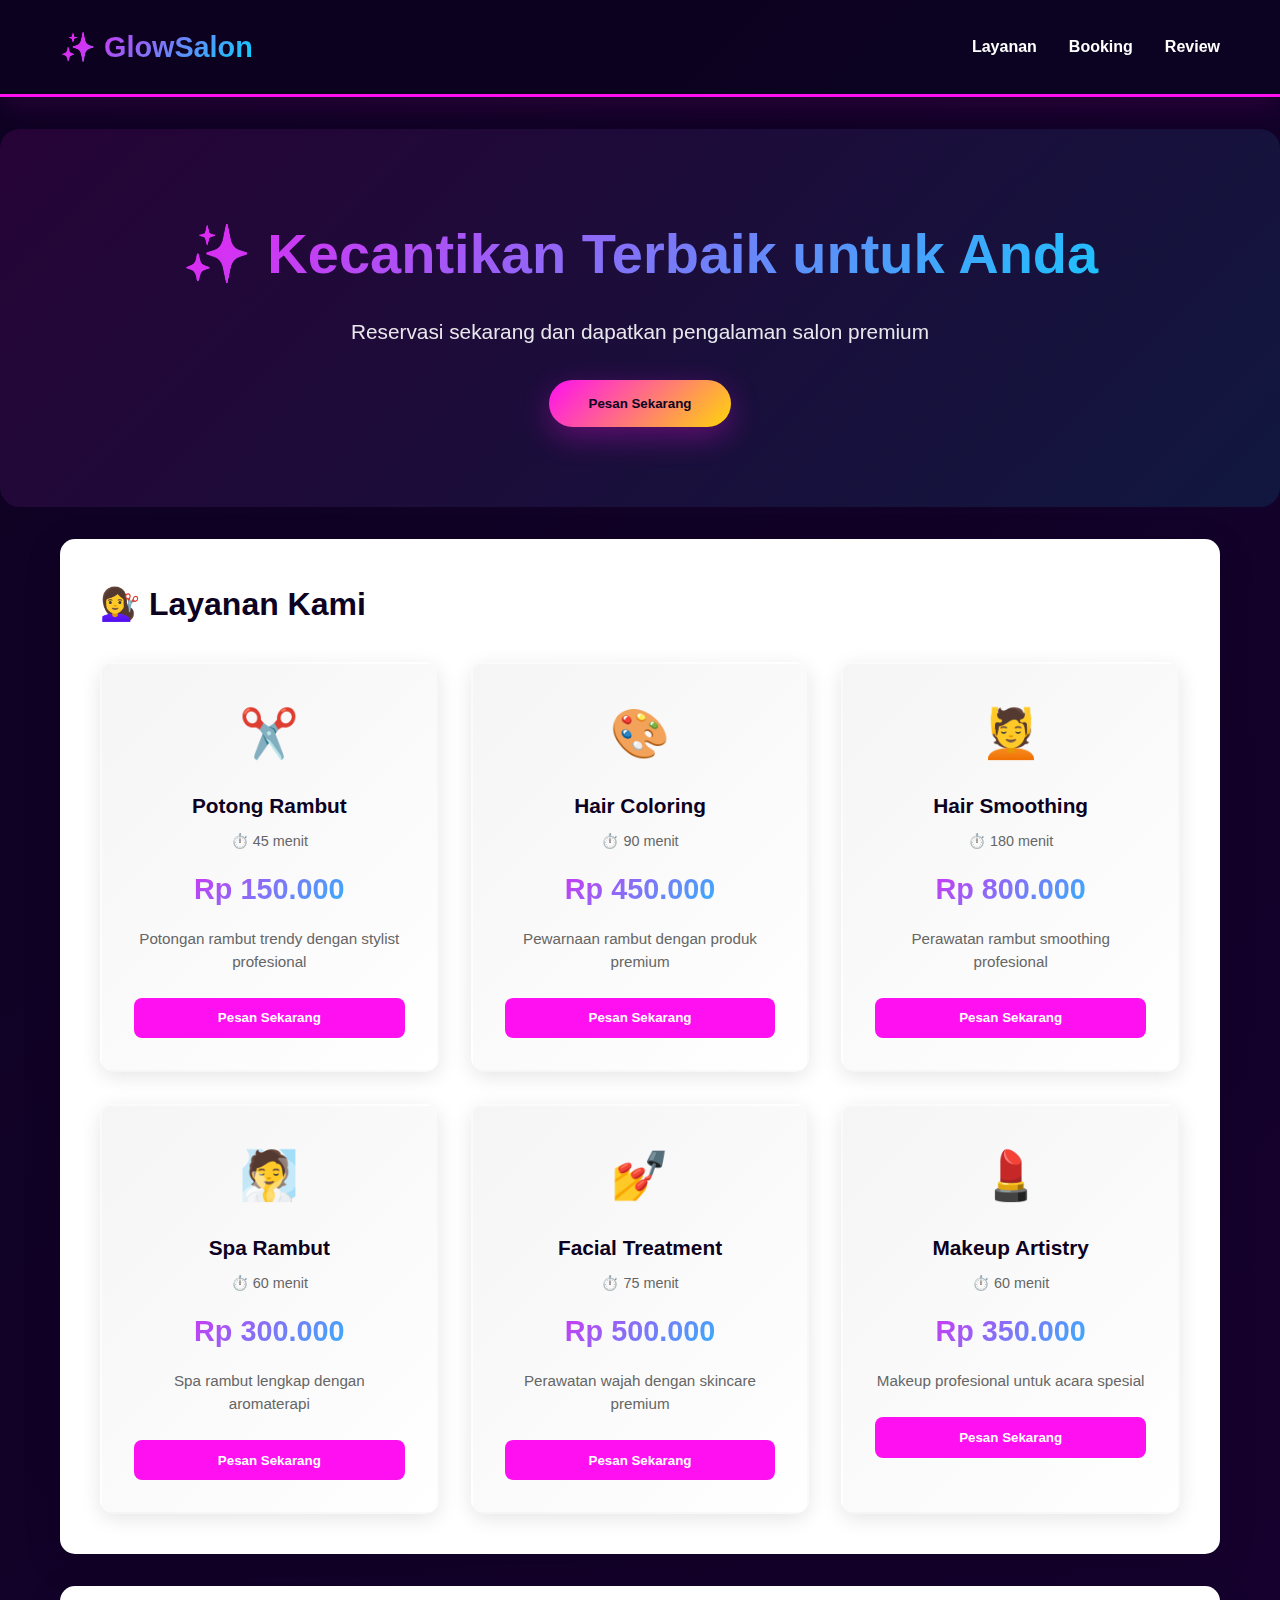
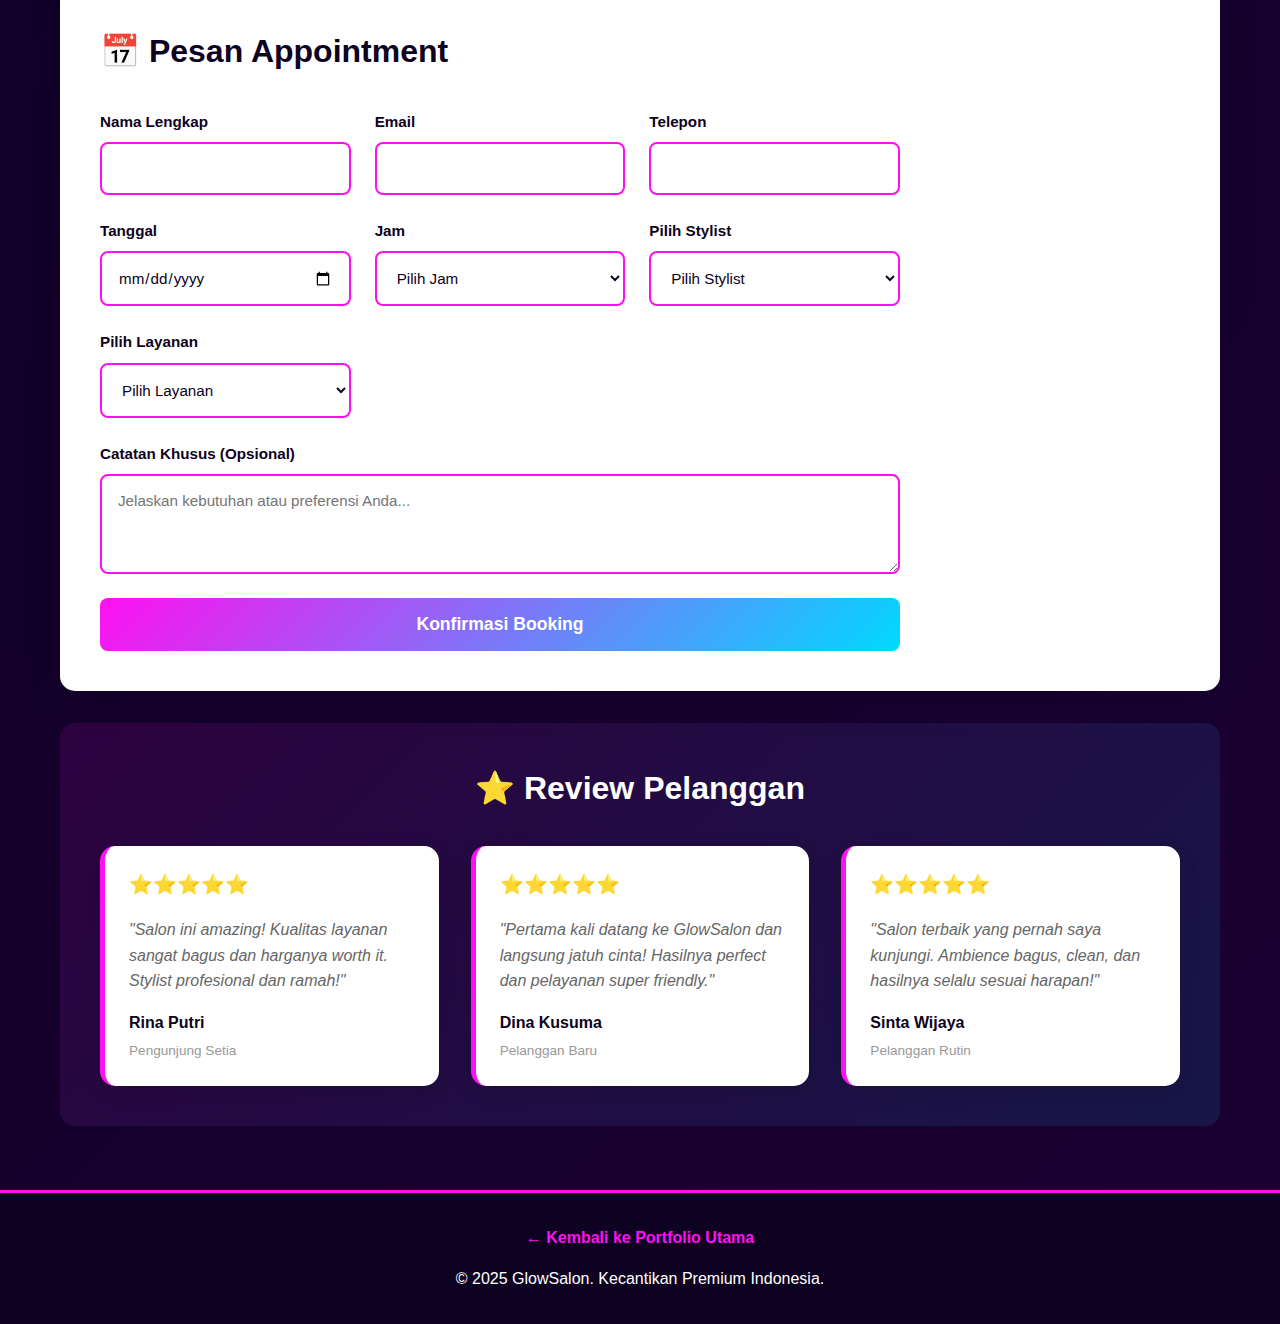
<file: projects/appointment-booking/index.html>
<!DOCTYPE html>
<html lang="id">
<head>
    <meta charset="UTF-8">
    <meta name="viewport" content="width=device-width, initial-scale=1.0">
    <meta name="description" content="GlowSalon - Platform Booking Salon Online">
    <title>GlowSalon - Appointment Booking</title>
    <style>
        * {
            margin: 0;
            padding: 0;
            box-sizing: border-box;
        }

        :root {
            --primary: #FF10F0;
            --secondary: #00D9FF;
            --accent: #FFD60A;
            --success: #52B788;
            --dark: #0d0221;
            --light: #f5f5f5;
        }

        body {
            font-family: 'Poppins', sans-serif;
            background: linear-gradient(135deg, var(--dark) 0%, #1a0033 100%);
            color: #333;
            line-height: 1.6;
        }

        .container {
            max-width: 1200px;
            margin: 0 auto;
            padding: 0 20px;
        }

        /* HEADER */
        header {
            background: rgba(13, 2, 33, 0.95);
            padding: 1.5rem 0;
            position: sticky;
            top: 0;
            z-index: 1000;
            box-shadow: 0 10px 30px rgba(255, 16, 240, 0.1);
            border-bottom: 3px solid var(--primary);
        }

        header .container {
            display: flex;
            justify-content: space-between;
            align-items: center;
        }

        .logo {
            font-size: 1.8rem;
            font-weight: 800;
            background: linear-gradient(135deg, var(--primary), var(--secondary));
            -webkit-background-clip: text;
            -webkit-text-fill-color: transparent;
            background-clip: text;
        }

        nav {
            display: flex;
            gap: 2rem;
        }

        nav a {
            color: white;
            text-decoration: none;
            font-weight: 600;
            transition: color 0.3s;
        }

        nav a:hover {
            color: var(--primary);
        }

        /* HERO */
        .hero {
            background: linear-gradient(135deg, rgba(255, 16, 240, 0.1), rgba(0, 217, 255, 0.1));
            color: white;
            padding: 5rem 0;
            text-align: center;
            border-radius: 20px;
            margin: 2rem 0;
        }

        .hero h1 {
            font-size: 3.5rem;
            margin-bottom: 1rem;
            font-weight: 800;
            background: linear-gradient(135deg, var(--primary), var(--secondary));
            -webkit-background-clip: text;
            -webkit-text-fill-color: transparent;
            background-clip: text;
        }

        .hero p {
            font-size: 1.3rem;
            margin-bottom: 2rem;
            opacity: 0.9;
        }

        .btn {
            display: inline-block;
            padding: 1rem 2.5rem;
            background: linear-gradient(135deg, var(--primary), var(--accent));
            color: var(--dark);
            text-decoration: none;
            border-radius: 50px;
            font-weight: 700;
            transition: all 0.3s;
            border: none;
            cursor: pointer;
            box-shadow: 0 10px 30px rgba(255, 16, 240, 0.3);
        }

        .btn:hover {
            transform: translateY(-3px);
            box-shadow: 0 15px 40px rgba(255, 16, 240, 0.5);
        }

        /* SERVICES */
        .services-section {
            background: white;
            padding: 2.5rem;
            border-radius: 15px;
            margin: 2rem 0;
            box-shadow: 0 10px 40px rgba(0, 0, 0, 0.1);
        }

        .services-section h2 {
            color: var(--dark);
            margin-bottom: 2rem;
            font-size: 2rem;
        }

        .services-grid {
            display: grid;
            grid-template-columns: repeat(auto-fit, minmax(250px, 1fr));
            gap: 2rem;
        }

        .service-card {
            background: linear-gradient(135deg, #f5f5f5 0%, #ffffff 100%);
            border-radius: 15px;
            padding: 2rem;
            text-align: center;
            box-shadow: 0 5px 20px rgba(0, 0, 0, 0.1);
            transition: all 0.3s;
            border: 2px solid transparent;
            cursor: pointer;
        }

        .service-card:hover {
            transform: translateY(-10px);
            box-shadow: 0 15px 40px rgba(255, 16, 240, 0.3);
            border-color: var(--primary);
        }

        .service-icon {
            font-size: 3rem;
            margin-bottom: 1rem;
        }

        .service-name {
            font-size: 1.3rem;
            font-weight: 700;
            color: var(--dark);
            margin-bottom: 0.5rem;
        }

        .service-duration {
            font-size: 0.9rem;
            color: #666;
            margin-bottom: 0.8rem;
        }

        .service-price {
            font-size: 1.8rem;
            font-weight: 800;
            background: linear-gradient(135deg, var(--primary), var(--secondary));
            -webkit-background-clip: text;
            -webkit-text-fill-color: transparent;
            background-clip: text;
            margin-bottom: 1rem;
        }

        .service-details {
            font-size: 0.95rem;
            color: #666;
            margin-bottom: 1.5rem;
            line-height: 1.5;
        }

        .btn-book {
            width: 100%;
            padding: 0.8rem;
            background: var(--primary);
            color: white;
            border: none;
            border-radius: 8px;
            font-weight: 700;
            cursor: pointer;
            transition: all 0.3s;
        }

        .btn-book:hover {
            transform: translateY(-2px);
            box-shadow: 0 8px 20px rgba(255, 16, 240, 0.4);
        }

        /* BOOKING FORM */
        .booking-section {
            background: white;
            padding: 2.5rem;
            border-radius: 15px;
            margin: 2rem 0;
            box-shadow: 0 10px 40px rgba(0, 0, 0, 0.1);
        }

        .booking-section h2 {
            color: var(--dark);
            margin-bottom: 2rem;
            font-size: 2rem;
        }

        .booking-form {
            display: grid;
            grid-template-columns: repeat(auto-fit, minmax(250px, 1fr));
            gap: 1.5rem;
            max-width: 800px;
        }

        .form-group {
            display: flex;
            flex-direction: column;
        }

        .form-group label {
            font-weight: 600;
            color: var(--dark);
            margin-bottom: 0.5rem;
            font-size: 0.95rem;
        }

        .form-group input,
        .form-group select,
        .form-group textarea {
            padding: 1rem;
            border: 2px solid var(--primary);
            border-radius: 8px;
            font-family: inherit;
            background: white;
            color: var(--dark);
            font-weight: 500;
            font-size: 0.95rem;
        }

        .form-group input:focus,
        .form-group select:focus,
        .form-group textarea:focus {
            outline: none;
            border-color: var(--secondary);
            box-shadow: 0 0 10px rgba(255, 16, 240, 0.2);
        }

        .form-group.full {
            grid-column: 1 / -1;
        }

        .form-group textarea {
            resize: vertical;
            min-height: 100px;
        }

        .btn-submit {
            grid-column: 1 / -1;
            padding: 1rem;
            background: linear-gradient(135deg, var(--primary), var(--secondary));
            color: white;
            border: none;
            border-radius: 8px;
            font-weight: 700;
            cursor: pointer;
            transition: all 0.3s;
            font-size: 1.1rem;
        }

        .btn-submit:hover {
            transform: translateY(-2px);
            box-shadow: 0 10px 30px rgba(255, 16, 240, 0.4);
        }

        /* TESTIMONIALS */
        .testimonials-section {
            background: linear-gradient(135deg, rgba(255, 16, 240, 0.1), rgba(0, 217, 255, 0.1));
            padding: 2.5rem;
            border-radius: 15px;
            margin: 2rem 0;
        }

        .testimonials-section h2 {
            color: white;
            margin-bottom: 2rem;
            text-align: center;
            font-size: 2rem;
        }

        .testimonials-grid {
            display: grid;
            grid-template-columns: repeat(auto-fit, minmax(280px, 1fr));
            gap: 2rem;
        }

        .testimonial-card {
            background: white;
            padding: 1.5rem;
            border-radius: 15px;
            border-left: 5px solid var(--primary);
            box-shadow: 0 5px 20px rgba(0, 0, 0, 0.1);
        }

        .testimonial-stars {
            color: var(--accent);
            margin-bottom: 1rem;
            font-size: 1.2rem;
        }

        .testimonial-text {
            color: #666;
            margin-bottom: 1rem;
            font-style: italic;
            line-height: 1.6;
        }

        .testimonial-author {
            font-weight: 700;
            color: var(--dark);
            margin-bottom: 0.3rem;
        }

        .testimonial-role {
            font-size: 0.85rem;
            color: #999;
        }

        /* FOOTER */
        footer {
            background: var(--dark);
            color: white;
            padding: 2rem 0;
            text-align: center;
            margin-top: 4rem;
            border-top: 3px solid var(--primary);
        }

        .back-link {
            display: inline-block;
            margin-bottom: 1rem;
            color: var(--primary);
            text-decoration: none;
            font-weight: 600;
        }

        @media (max-width: 768px) {
            .hero h1 {
                font-size: 2rem;
            }

            .booking-form {
                grid-template-columns: 1fr;
            }

            nav {
                display: none;
            }
        }
    </style>
</head>
<body>
    <!-- HEADER -->
    <header>
        <div class="container">
            <div class="logo">✨ GlowSalon</div>
            <nav>
                <a href="#services">Layanan</a>
                <a href="#booking">Booking</a>
                <a href="#reviews">Review</a>
            </nav>
        </div>
    </header>

    <!-- HERO -->
    <section class="hero">
        <div class="container">
            <h1>✨ Kecantikan Terbaik untuk Anda</h1>
            <p>Reservasi sekarang dan dapatkan pengalaman salon premium</p>
            <button class="btn" onclick="scrollToBooking()">Pesan Sekarang</button>
        </div>
    </section>

    <!-- SERVICES -->
    <section id="services" class="container">
        <div class="services-section">
            <h2>💇‍♀️ Layanan Kami</h2>
            <div class="services-grid" id="servicesGrid">
                <!-- Services will be generated by JavaScript -->
            </div>
        </div>
    </section>

    <!-- BOOKING -->
    <section id="booking" class="container">
        <div class="booking-section">
            <h2>📅 Pesan Appointment</h2>
            <form class="booking-form" onsubmit="handleBooking(event)">
                <div class="form-group">
                    <label>Nama Lengkap</label>
                    <input type="text" required>
                </div>
                <div class="form-group">
                    <label>Email</label>
                    <input type="email" required>
                </div>
                <div class="form-group">
                    <label>Telepon</label>
                    <input type="tel" required>
                </div>
                <div class="form-group">
                    <label>Tanggal</label>
                    <input type="date" required>
                </div>
                <div class="form-group">
                    <label>Jam</label>
                    <select required>
                        <option value="">Pilih Jam</option>
                        <option value="09:00">09:00 - 10:00</option>
                        <option value="10:00">10:00 - 11:00</option>
                        <option value="11:00">11:00 - 12:00</option>
                        <option value="13:00">13:00 - 14:00</option>
                        <option value="14:00">14:00 - 15:00</option>
                        <option value="15:00">15:00 - 16:00</option>
                        <option value="16:00">16:00 - 17:00</option>
                    </select>
                </div>
                <div class="form-group">
                    <label>Pilih Stylist</label>
                    <select required>
                        <option value="">Pilih Stylist</option>
                        <option value="ari">Ari (Master Stylist)</option>
                        <option value="siti">Siti (Senior Stylist)</option>
                        <option value="budi">Budi (Stylist)</option>
                    </select>
                </div>
                <div class="form-group">
                    <label>Pilih Layanan</label>
                    <select required>
                        <option value="">Pilih Layanan</option>
                        <option value="potong">Potong Rambut</option>
                        <option value="coloring">Hair Coloring</option>
                        <option value="smoothing">Hair Smoothing</option>
                        <option value="spa">Spa</option>
                        <option value="facial">Facial Treatment</option>
                    </select>
                </div>
                <div class="form-group full">
                    <label>Catatan Khusus (Opsional)</label>
                    <textarea placeholder="Jelaskan kebutuhan atau preferensi Anda..."></textarea>
                </div>
                <button type="submit" class="btn-submit">Konfirmasi Booking</button>
            </form>
        </div>
    </section>

    <!-- TESTIMONIALS -->
    <section id="reviews" class="container">
        <div class="testimonials-section">
            <h2>⭐ Review Pelanggan</h2>
            <div class="testimonials-grid">
                <div class="testimonial-card">
                    <div class="testimonial-stars">⭐⭐⭐⭐⭐</div>
                    <div class="testimonial-text">"Salon ini amazing! Kualitas layanan sangat bagus dan harganya worth it. Stylist profesional dan ramah!"</div>
                    <div class="testimonial-author">Rina Putri</div>
                    <div class="testimonial-role">Pengunjung Setia</div>
                </div>
                <div class="testimonial-card">
                    <div class="testimonial-stars">⭐⭐⭐⭐⭐</div>
                    <div class="testimonial-text">"Pertama kali datang ke GlowSalon dan langsung jatuh cinta! Hasilnya perfect dan pelayanan super friendly."</div>
                    <div class="testimonial-author">Dina Kusuma</div>
                    <div class="testimonial-role">Pelanggan Baru</div>
                </div>
                <div class="testimonial-card">
                    <div class="testimonial-stars">⭐⭐⭐⭐⭐</div>
                    <div class="testimonial-text">"Salon terbaik yang pernah saya kunjungi. Ambience bagus, clean, dan hasilnya selalu sesuai harapan!"</div>
                    <div class="testimonial-author">Sinta Wijaya</div>
                    <div class="testimonial-role">Pelanggan Rutin</div>
                </div>
            </div>
        </div>
    </section>

    <!-- FOOTER -->
    <footer>
        <div class="container">
            <a href="/" class="back-link">← Kembali ke Portfolio Utama</a>
            <p>&copy; 2025 GlowSalon. Kecantikan Premium Indonesia.</p>
        </div>
    </footer>

    <script>
        const services = [
            { id: 1, name: 'Potong Rambut', duration: '45 menit', price: 150000, details: 'Potongan rambut trendy dengan stylist profesional', icon: '✂️' },
            { id: 2, name: 'Hair Coloring', duration: '90 menit', price: 450000, details: 'Pewarnaan rambut dengan produk premium', icon: '🎨' },
            { id: 3, name: 'Hair Smoothing', duration: '180 menit', price: 800000, details: 'Perawatan rambut smoothing profesional', icon: '💆' },
            { id: 4, name: 'Spa Rambut', duration: '60 menit', price: 300000, details: 'Spa rambut lengkap dengan aromaterapi', icon: '🧖' },
            { id: 5, name: 'Facial Treatment', duration: '75 menit', price: 500000, details: 'Perawatan wajah dengan skincare premium', icon: '💅' },
            { id: 6, name: 'Makeup Artistry', duration: '60 menit', price: 350000, details: 'Makeup profesional untuk acara spesial', icon: '💄' },
        ];

        function renderServices() {
            const grid = document.getElementById('servicesGrid');
            grid.innerHTML = services.map(service => `
                <div class="service-card">
                    <div class="service-icon">${service.icon}</div>
                    <div class="service-name">${service.name}</div>
                    <div class="service-duration">⏱️ ${service.duration}</div>
                    <div class="service-price">Rp ${service.price.toLocaleString('id-ID')}</div>
                    <div class="service-details">${service.details}</div>
                    <button class="btn-book" onclick="scrollToBooking()">Pesan Sekarang</button>
                </div>
            `).join('');
        }

        function scrollToBooking() {
            document.getElementById('booking').scrollIntoView({ behavior: 'smooth' });
        }

        function handleBooking(e) {
            e.preventDefault();
            alert('✅ Booking Berhasil!\n\nTerima kasih telah reservasi di GlowSalon.\nKami akan mengkonfirmasi appointment Anda melalui SMS/Email dalam 1 jam.\n\nTunggu kami ya! 💅');
            e.target.reset();
        }

        // Initialize
        renderServices();
    </script>
</body>
</html>
</file>
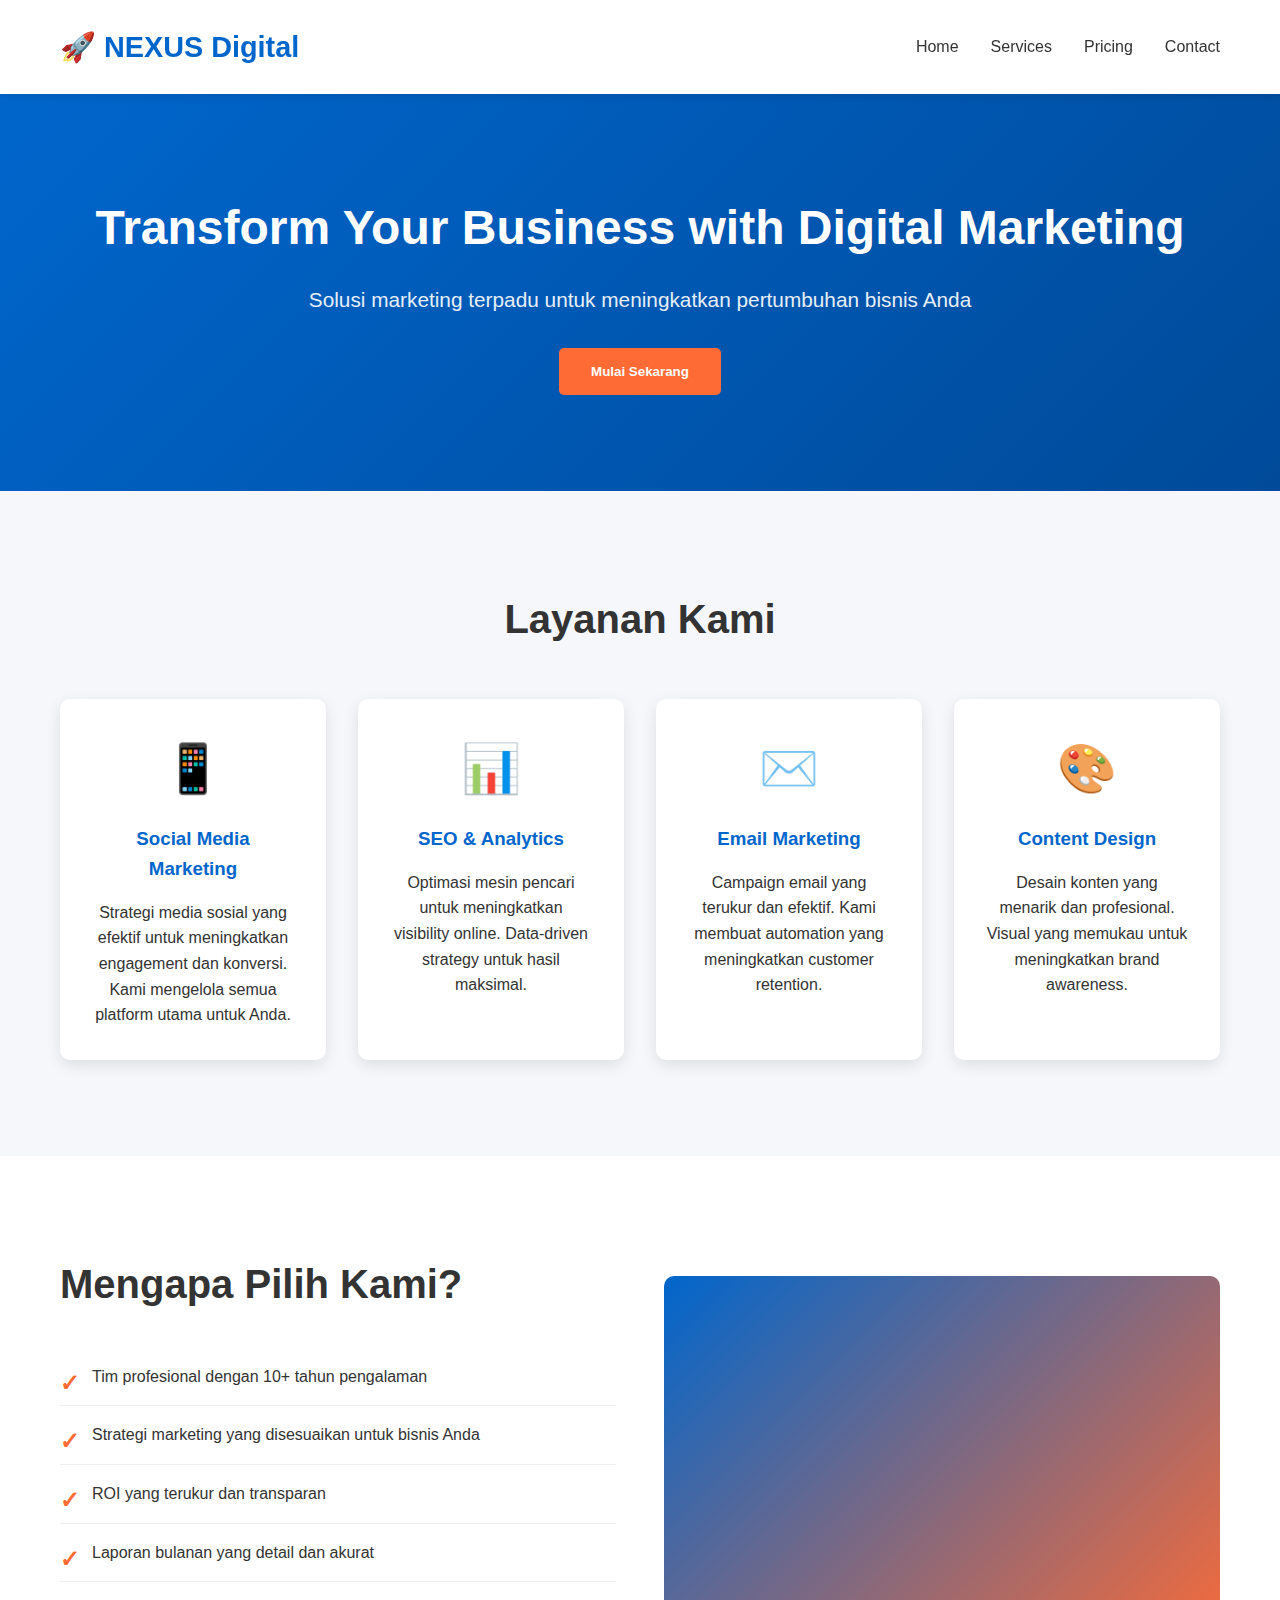
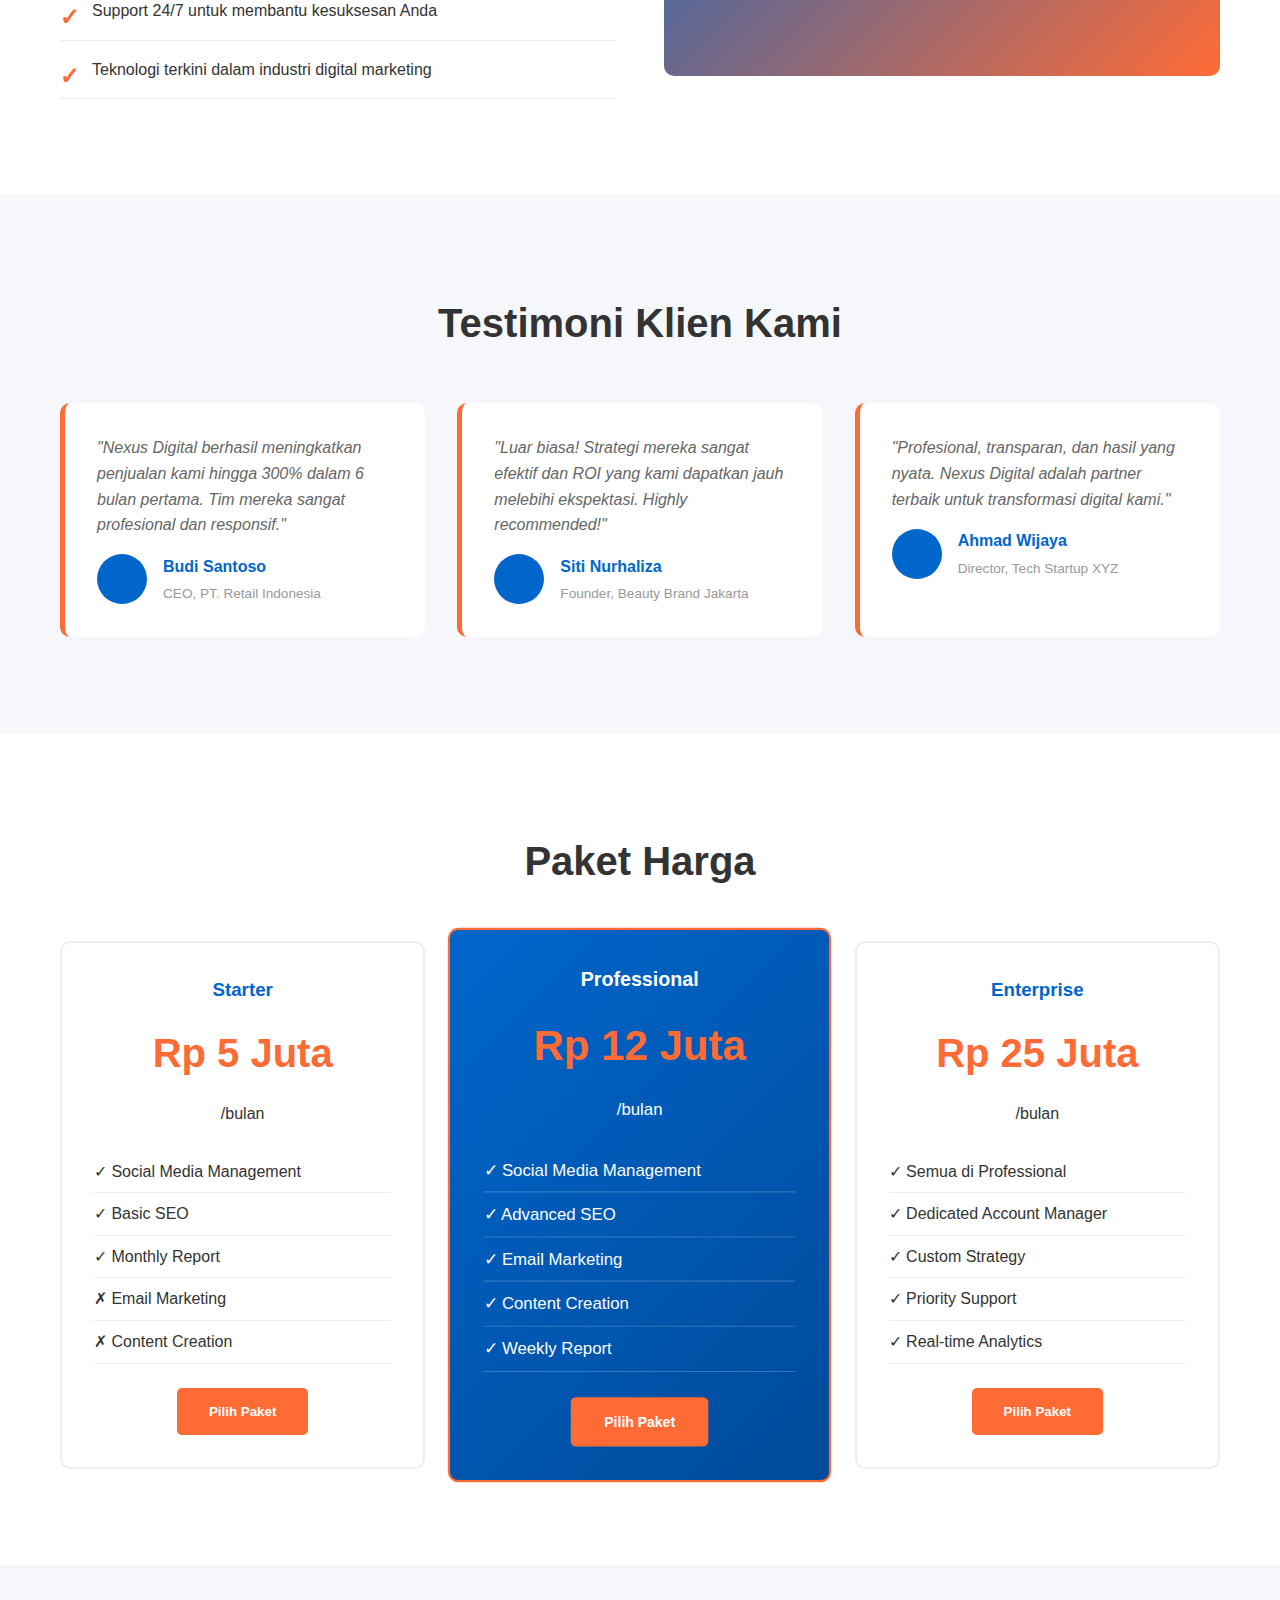
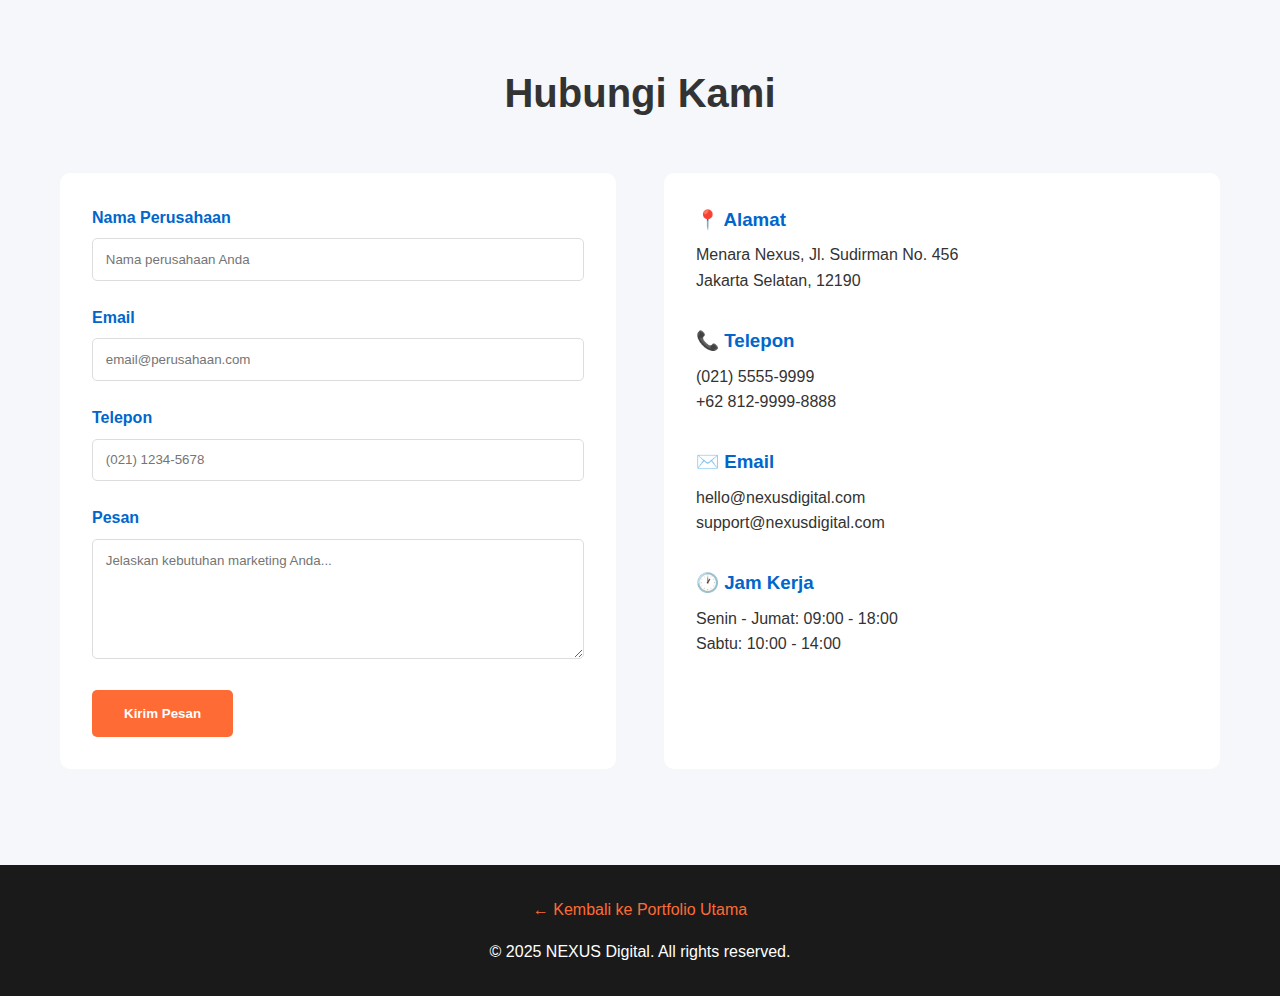
<file: projects/portofolio-perusahaan/index.html>
<!DOCTYPE html>
<html lang="id">
<head>
    <meta charset="UTF-8">
    <meta name="viewport" content="width=device-width, initial-scale=1.0">
    <meta name="description" content="Digital Marketing Agency Indonesia - Solusi Marketing Terpadu">
    <title>Nexus Digital - Digital Marketing Agency</title>
    <style>
        * {
            margin: 0;
            padding: 0;
            box-sizing: border-box;
        }

        :root {
            --primary: #0066cc;
            --secondary: #004a99;
            --accent: #ff6b35;
            --light: #f5f7fa;
            --dark: #1a1a1a;
            --text: #333;
        }

        body {
            font-family: 'Segoe UI', Tahoma, Geneva, Verdana, sans-serif;
            color: var(--text);
            line-height: 1.6;
        }

        .container {
            max-width: 1200px;
            margin: 0 auto;
            padding: 0 20px;
        }

        /* HEADER */
        header {
            background: white;
            padding: 1.5rem 0;
            box-shadow: 0 2px 10px rgba(0, 0, 0, 0.1);
            position: sticky;
            top: 0;
            z-index: 1000;
        }

        header .container {
            display: flex;
            justify-content: space-between;
            align-items: center;
        }

        .brand {
            font-size: 1.8rem;
            font-weight: 700;
            color: var(--primary);
        }

        nav ul {
            display: flex;
            list-style: none;
            gap: 2rem;
        }

        nav a {
            color: var(--text);
            text-decoration: none;
            transition: color 0.3s;
            font-weight: 500;
        }

        nav a:hover {
            color: var(--primary);
        }

        /* HERO */
        .hero {
            background: linear-gradient(135deg, var(--primary) 0%, var(--secondary) 100%);
            color: white;
            padding: 6rem 0;
            text-align: center;
        }

        .hero h1 {
            font-size: 3rem;
            margin-bottom: 1rem;
        }

        .hero p {
            font-size: 1.3rem;
            margin-bottom: 2rem;
            opacity: 0.9;
        }

        .btn {
            display: inline-block;
            padding: 1rem 2rem;
            background: var(--accent);
            color: white;
            text-decoration: none;
            border-radius: 5px;
            transition: all 0.3s;
            border: none;
            cursor: pointer;
            font-weight: 600;
        }

        .btn:hover {
            transform: translateY(-3px);
            box-shadow: 0 10px 20px rgba(255, 107, 53, 0.3);
        }

        /* SERVICES */
        .services {
            padding: 6rem 0;
            background: var(--light);
        }

        .services h2 {
            text-align: center;
            font-size: 2.5rem;
            margin-bottom: 3rem;
        }

        .services-grid {
            display: grid;
            grid-template-columns: repeat(auto-fit, minmax(250px, 1fr));
            gap: 2rem;
        }

        .service-card {
            background: white;
            padding: 2rem;
            border-radius: 10px;
            text-align: center;
            transition: all 0.3s;
            box-shadow: 0 5px 15px rgba(0, 0, 0, 0.1);
        }

        .service-card:hover {
            transform: translateY(-10px);
            box-shadow: 0 15px 30px rgba(0, 0, 0, 0.2);
        }

        .service-icon {
            font-size: 3rem;
            margin-bottom: 1rem;
        }

        .service-card h3 {
            color: var(--primary);
            margin-bottom: 1rem;
        }

        /* WHY CHOOSE US */
        .why-us {
            padding: 6rem 0;
        }

        .why-us-content {
            display: grid;
            grid-template-columns: 1fr 1fr;
            gap: 3rem;
            align-items: center;
        }

        .why-us h2 {
            font-size: 2.5rem;
            margin-bottom: 2rem;
        }

        .feature-list {
            list-style: none;
        }

        .feature-list li {
            padding: 1rem 0;
            border-bottom: 1px solid #eee;
            padding-left: 2rem;
            position: relative;
        }

        .feature-list li:before {
            content: "✓";
            position: absolute;
            left: 0;
            color: var(--accent);
            font-weight: bold;
            font-size: 1.5rem;
        }

        .feature-image {
            width: 100%;
            height: 400px;
            background: linear-gradient(135deg, var(--primary) 0%, var(--accent) 100%);
            border-radius: 10px;
        }

        /* TESTIMONIALS */
        .testimonials {
            padding: 6rem 0;
            background: var(--light);
        }

        .testimonials h2 {
            text-align: center;
            font-size: 2.5rem;
            margin-bottom: 3rem;
        }

        .testimonial-grid {
            display: grid;
            grid-template-columns: repeat(auto-fit, minmax(300px, 1fr));
            gap: 2rem;
        }

        .testimonial-card {
            background: white;
            padding: 2rem;
            border-radius: 10px;
            border-left: 5px solid var(--accent);
        }

        .testimonial-text {
            font-style: italic;
            margin-bottom: 1rem;
            color: #666;
        }

        .testimonial-author {
            display: flex;
            align-items: center;
            gap: 1rem;
        }

        .author-avatar {
            width: 50px;
            height: 50px;
            border-radius: 50%;
            background: var(--primary);
        }

        .author-info h4 {
            color: var(--primary);
            margin-bottom: 0.25rem;
        }

        .author-info p {
            font-size: 0.85rem;
            color: #999;
        }

        /* PRICING */
        .pricing {
            padding: 6rem 0;
        }

        .pricing h2 {
            text-align: center;
            font-size: 2.5rem;
            margin-bottom: 3rem;
        }

        .pricing-grid {
            display: grid;
            grid-template-columns: repeat(auto-fit, minmax(280px, 1fr));
            gap: 2rem;
        }

        .pricing-card {
            background: white;
            border: 2px solid #eee;
            border-radius: 10px;
            padding: 2rem;
            text-align: center;
            transition: all 0.3s;
        }

        .pricing-card:hover {
            border-color: var(--accent);
            box-shadow: 0 10px 30px rgba(0, 0, 0, 0.1);
            transform: translateY(-10px);
        }

        .pricing-card.featured {
            border-color: var(--accent);
            background: linear-gradient(135deg, var(--primary) 0%, var(--secondary) 100%);
            color: white;
            transform: scale(1.05);
        }

        .pricing-card h3 {
            color: var(--primary);
            margin-bottom: 1rem;
        }

        .pricing-card.featured h3,
        .pricing-card.featured p {
            color: white;
        }

        .price {
            font-size: 2.5rem;
            font-weight: bold;
            color: var(--accent);
            margin: 1rem 0;
        }

        .pricing-card.featured .price {
            color: var(--accent);
        }

        .features-list {
            list-style: none;
            text-align: left;
            margin: 1.5rem 0;
        }

        .features-list li {
            padding: 0.5rem 0;
            border-bottom: 1px solid #eee;
        }

        .pricing-card.featured .features-list li {
            border-bottom-color: rgba(255, 255, 255, 0.2);
        }

        /* CONTACT */
        .contact {
            padding: 6rem 0;
            background: var(--light);
        }

        .contact h2 {
            text-align: center;
            font-size: 2.5rem;
            margin-bottom: 3rem;
        }

        .contact-content {
            display: grid;
            grid-template-columns: 1fr 1fr;
            gap: 3rem;
        }

        .contact-form {
            background: white;
            padding: 2rem;
            border-radius: 10px;
        }

        .form-group {
            margin-bottom: 1.5rem;
        }

        .form-group label {
            display: block;
            margin-bottom: 0.5rem;
            font-weight: 600;
            color: var(--primary);
        }

        .form-group input,
        .form-group textarea {
            width: 100%;
            padding: 0.8rem;
            border: 1px solid #ddd;
            border-radius: 5px;
            font-family: inherit;
        }

        .form-group textarea {
            resize: vertical;
            min-height: 120px;
        }

        .contact-info {
            background: white;
            padding: 2rem;
            border-radius: 10px;
        }

        .info-item {
            margin-bottom: 2rem;
        }

        .info-item h3 {
            color: var(--primary);
            margin-bottom: 0.5rem;
        }

        /* FOOTER */
        footer {
            background: var(--dark);
            color: white;
            padding: 2rem 0;
            text-align: center;
        }

        .back-link {
            display: inline-block;
            margin-bottom: 1rem;
            color: var(--accent);
            text-decoration: none;
        }

        .back-link:hover {
            text-decoration: underline;
        }

        @media (max-width: 768px) {
            nav ul {
                gap: 1rem;
                font-size: 0.9rem;
            }

            .hero h1 {
                font-size: 2rem;
            }

            .why-us-content,
            .contact-content {
                grid-template-columns: 1fr;
            }

            .pricing-card.featured {
                transform: scale(1);
            }
        }
    </style>
</head>
<body>
    <!-- HEADER -->
    <header>
        <div class="container">
            <div class="brand">🚀 NEXUS Digital</div>
            <nav>
                <ul>
                    <li><a href="#home">Home</a></li>
                    <li><a href="#services">Services</a></li>
                    <li><a href="#pricing">Pricing</a></li>
                    <li><a href="#contact">Contact</a></li>
                </ul>
            </nav>
        </div>
    </header>

    <!-- HERO -->
    <section id="home" class="hero">
        <div class="container">
            <h1>Transform Your Business with Digital Marketing</h1>
            <p>Solusi marketing terpadu untuk meningkatkan pertumbuhan bisnis Anda</p>
            <button class="btn">Mulai Sekarang</button>
        </div>
    </section>

    <!-- SERVICES -->
    <section id="services" class="services">
        <div class="container">
            <h2>Layanan Kami</h2>
            <div class="services-grid">
                <div class="service-card">
                    <div class="service-icon">📱</div>
                    <h3>Social Media Marketing</h3>
                    <p>Strategi media sosial yang efektif untuk meningkatkan engagement dan konversi. Kami mengelola semua platform utama untuk Anda.</p>
                </div>
                <div class="service-card">
                    <div class="service-icon">📊</div>
                    <h3>SEO & Analytics</h3>
                    <p>Optimasi mesin pencari untuk meningkatkan visibility online. Data-driven strategy untuk hasil maksimal.</p>
                </div>
                <div class="service-card">
                    <div class="service-icon">✉️</div>
                    <h3>Email Marketing</h3>
                    <p>Campaign email yang terukur dan efektif. Kami membuat automation yang meningkatkan customer retention.</p>
                </div>
                <div class="service-card">
                    <div class="service-icon">🎨</div>
                    <h3>Content Design</h3>
                    <p>Desain konten yang menarik dan profesional. Visual yang memukau untuk meningkatkan brand awareness.</p>
                </div>
            </div>
        </div>
    </section>

    <!-- WHY CHOOSE US -->
    <section class="why-us">
        <div class="container">
            <div class="why-us-content">
                <div>
                    <h2>Mengapa Pilih Kami?</h2>
                    <ul class="feature-list">
                        <li>Tim profesional dengan 10+ tahun pengalaman</li>
                        <li>Strategi marketing yang disesuaikan untuk bisnis Anda</li>
                        <li>ROI yang terukur dan transparan</li>
                        <li>Laporan bulanan yang detail dan akurat</li>
                        <li>Support 24/7 untuk membantu kesuksesan Anda</li>
                        <li>Teknologi terkini dalam industri digital marketing</li>
                    </ul>
                </div>
                <div class="feature-image"></div>
            </div>
        </div>
    </section>

    <!-- TESTIMONIALS -->
    <section class="testimonials">
        <div class="container">
            <h2>Testimoni Klien Kami</h2>
            <div class="testimonial-grid">
                <div class="testimonial-card">
                    <div class="testimonial-text">"Nexus Digital berhasil meningkatkan penjualan kami hingga 300% dalam 6 bulan pertama. Tim mereka sangat profesional dan responsif."</div>
                    <div class="testimonial-author">
                        <div class="author-avatar"></div>
                        <div class="author-info">
                            <h4>Budi Santoso</h4>
                            <p>CEO, PT. Retail Indonesia</p>
                        </div>
                    </div>
                </div>
                <div class="testimonial-card">
                    <div class="testimonial-text">"Luar biasa! Strategi mereka sangat efektif dan ROI yang kami dapatkan jauh melebihi ekspektasi. Highly recommended!"</div>
                    <div class="testimonial-author">
                        <div class="author-avatar"></div>
                        <div class="author-info">
                            <h4>Siti Nurhaliza</h4>
                            <p>Founder, Beauty Brand Jakarta</p>
                        </div>
                    </div>
                </div>
                <div class="testimonial-card">
                    <div class="testimonial-text">"Profesional, transparan, dan hasil yang nyata. Nexus Digital adalah partner terbaik untuk transformasi digital kami."</div>
                    <div class="testimonial-author">
                        <div class="author-avatar"></div>
                        <div class="author-info">
                            <h4>Ahmad Wijaya</h4>
                            <p>Director, Tech Startup XYZ</p>
                        </div>
                    </div>
                </div>
            </div>
        </div>
    </section>

    <!-- PRICING -->
    <section id="pricing" class="pricing">
        <div class="container">
            <h2>Paket Harga</h2>
            <div class="pricing-grid">
                <div class="pricing-card">
                    <h3>Starter</h3>
                    <div class="price">Rp 5 Juta</div>
                    <p>/bulan</p>
                    <ul class="features-list">
                        <li>✓ Social Media Management</li>
                        <li>✓ Basic SEO</li>
                        <li>✓ Monthly Report</li>
                        <li>✗ Email Marketing</li>
                        <li>✗ Content Creation</li>
                    </ul>
                    <button class="btn">Pilih Paket</button>
                </div>
                <div class="pricing-card featured">
                    <h3>Professional</h3>
                    <div class="price">Rp 12 Juta</div>
                    <p>/bulan</p>
                    <ul class="features-list">
                        <li>✓ Social Media Management</li>
                        <li>✓ Advanced SEO</li>
                        <li>✓ Email Marketing</li>
                        <li>✓ Content Creation</li>
                        <li>✓ Weekly Report</li>
                    </ul>
                    <button class="btn">Pilih Paket</button>
                </div>
                <div class="pricing-card">
                    <h3>Enterprise</h3>
                    <div class="price">Rp 25 Juta</div>
                    <p>/bulan</p>
                    <ul class="features-list">
                        <li>✓ Semua di Professional</li>
                        <li>✓ Dedicated Account Manager</li>
                        <li>✓ Custom Strategy</li>
                        <li>✓ Priority Support</li>
                        <li>✓ Real-time Analytics</li>
                    </ul>
                    <button class="btn">Pilih Paket</button>
                </div>
            </div>
        </div>
    </section>

    <!-- CONTACT -->
    <section id="contact" class="contact">
        <div class="container">
            <h2>Hubungi Kami</h2>
            <div class="contact-content">
                <form class="contact-form" onsubmit="handleSubmit(event)">
                    <div class="form-group">
                        <label>Nama Perusahaan</label>
                        <input type="text" placeholder="Nama perusahaan Anda" required>
                    </div>
                    <div class="form-group">
                        <label>Email</label>
                        <input type="email" placeholder="email@perusahaan.com" required>
                    </div>
                    <div class="form-group">
                        <label>Telepon</label>
                        <input type="tel" placeholder="(021) 1234-5678" required>
                    </div>
                    <div class="form-group">
                        <label>Pesan</label>
                        <textarea placeholder="Jelaskan kebutuhan marketing Anda..."></textarea>
                    </div>
                    <button type="submit" class="btn">Kirim Pesan</button>
                </form>
                <div class="contact-info">
                    <div class="info-item">
                        <h3>📍 Alamat</h3>
                        <p>Menara Nexus, Jl. Sudirman No. 456<br>Jakarta Selatan, 12190</p>
                    </div>
                    <div class="info-item">
                        <h3>📞 Telepon</h3>
                        <p>(021) 5555-9999<br>+62 812-9999-8888</p>
                    </div>
                    <div class="info-item">
                        <h3>✉️ Email</h3>
                        <p>hello@nexusdigital.com<br>support@nexusdigital.com</p>
                    </div>
                    <div class="info-item">
                        <h3>🕐 Jam Kerja</h3>
                        <p>Senin - Jumat: 09:00 - 18:00<br>Sabtu: 10:00 - 14:00</p>
                    </div>
                </div>
            </div>
        </div>
    </section>

    <!-- FOOTER -->
    <footer>
        <div class="container">
            <a href="/" class="back-link">← Kembali ke Portfolio Utama</a>
            <p>&copy; 2025 NEXUS Digital. All rights reserved.</p>
        </div>
    </footer>

    <script>
        function handleSubmit(e) {
            e.preventDefault();
            alert('Terima kasih! Pesan Anda telah dikirim. Kami akan menghubungi Anda dalam 24 jam.');
            e.target.reset();
        }

        document.querySelectorAll('a[href^="#"]').forEach(anchor => {
            anchor.addEventListener('click', function(e) {
                e.preventDefault();
                const target = document.querySelector(this.getAttribute('href'));
                if (target) {
                    target.scrollIntoView({ behavior: 'smooth' });
                }
            });
        });
    </script>
</body>
</html>
</file>
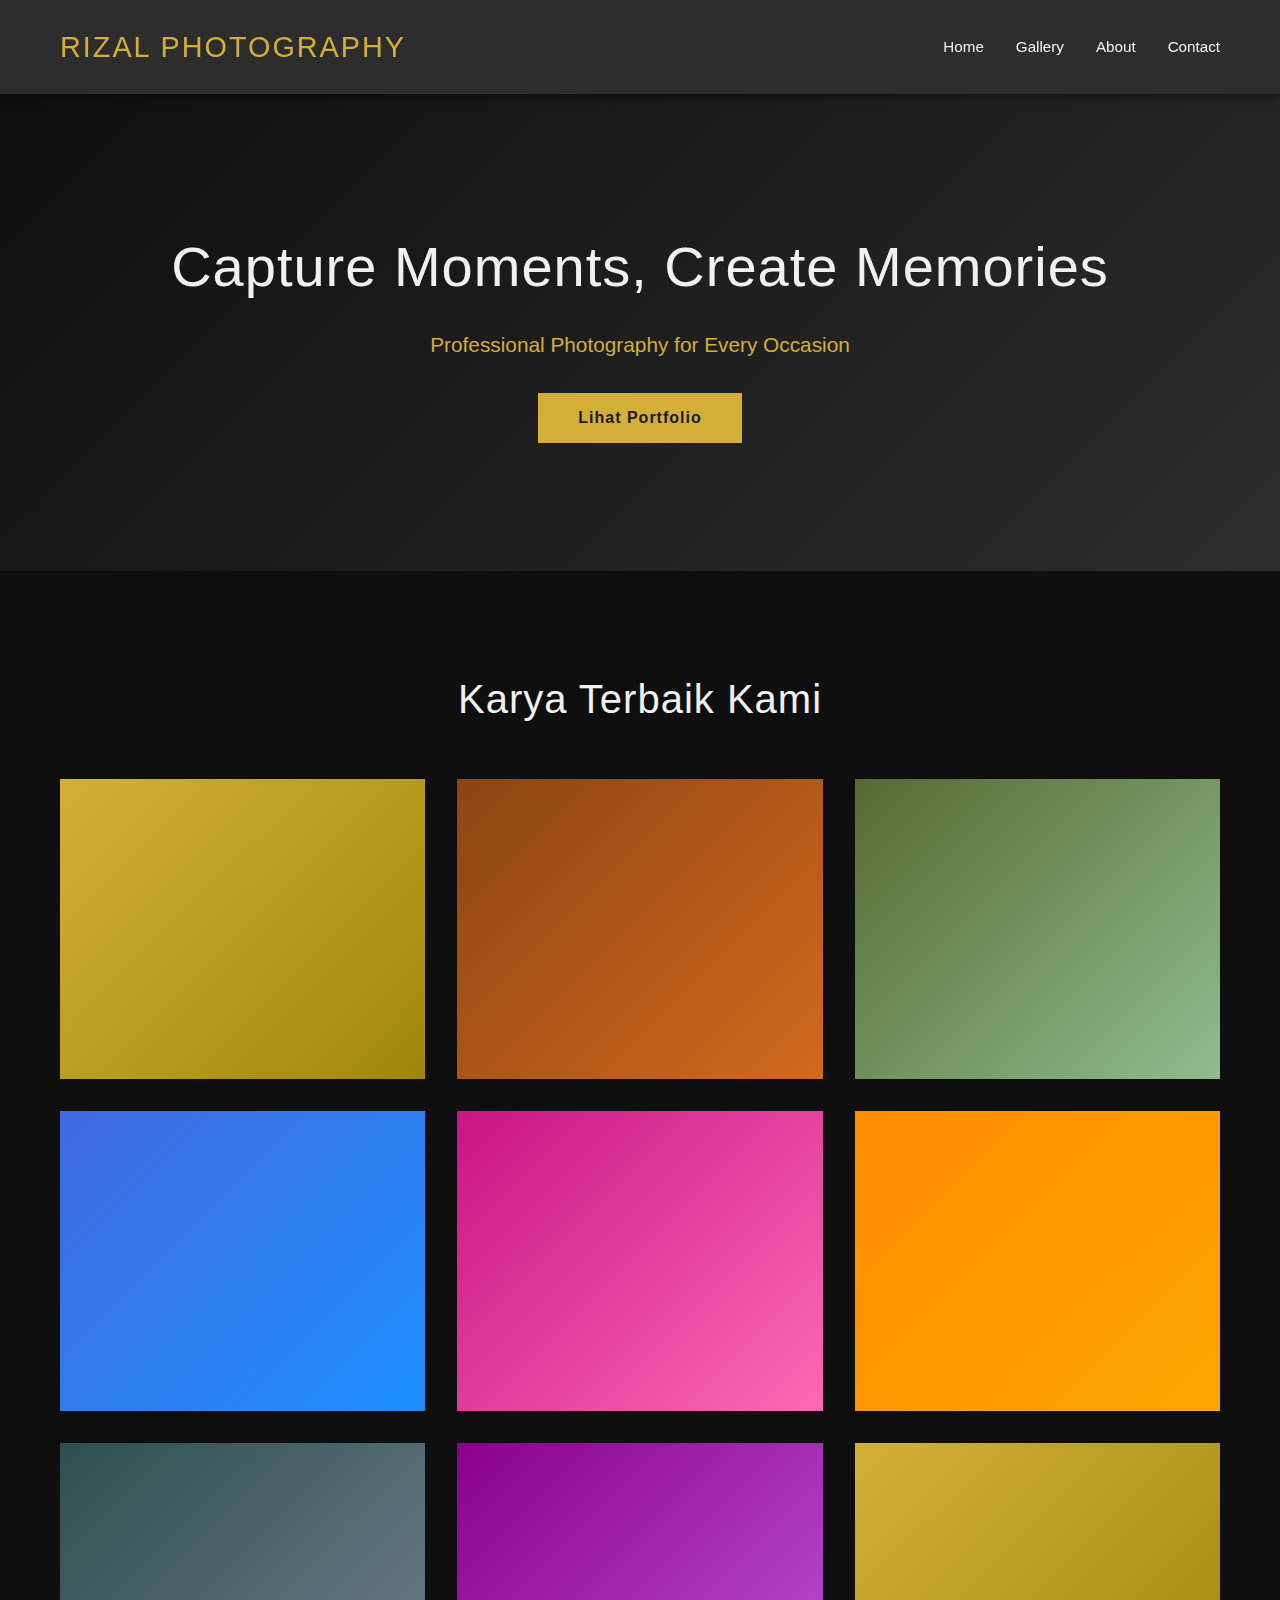
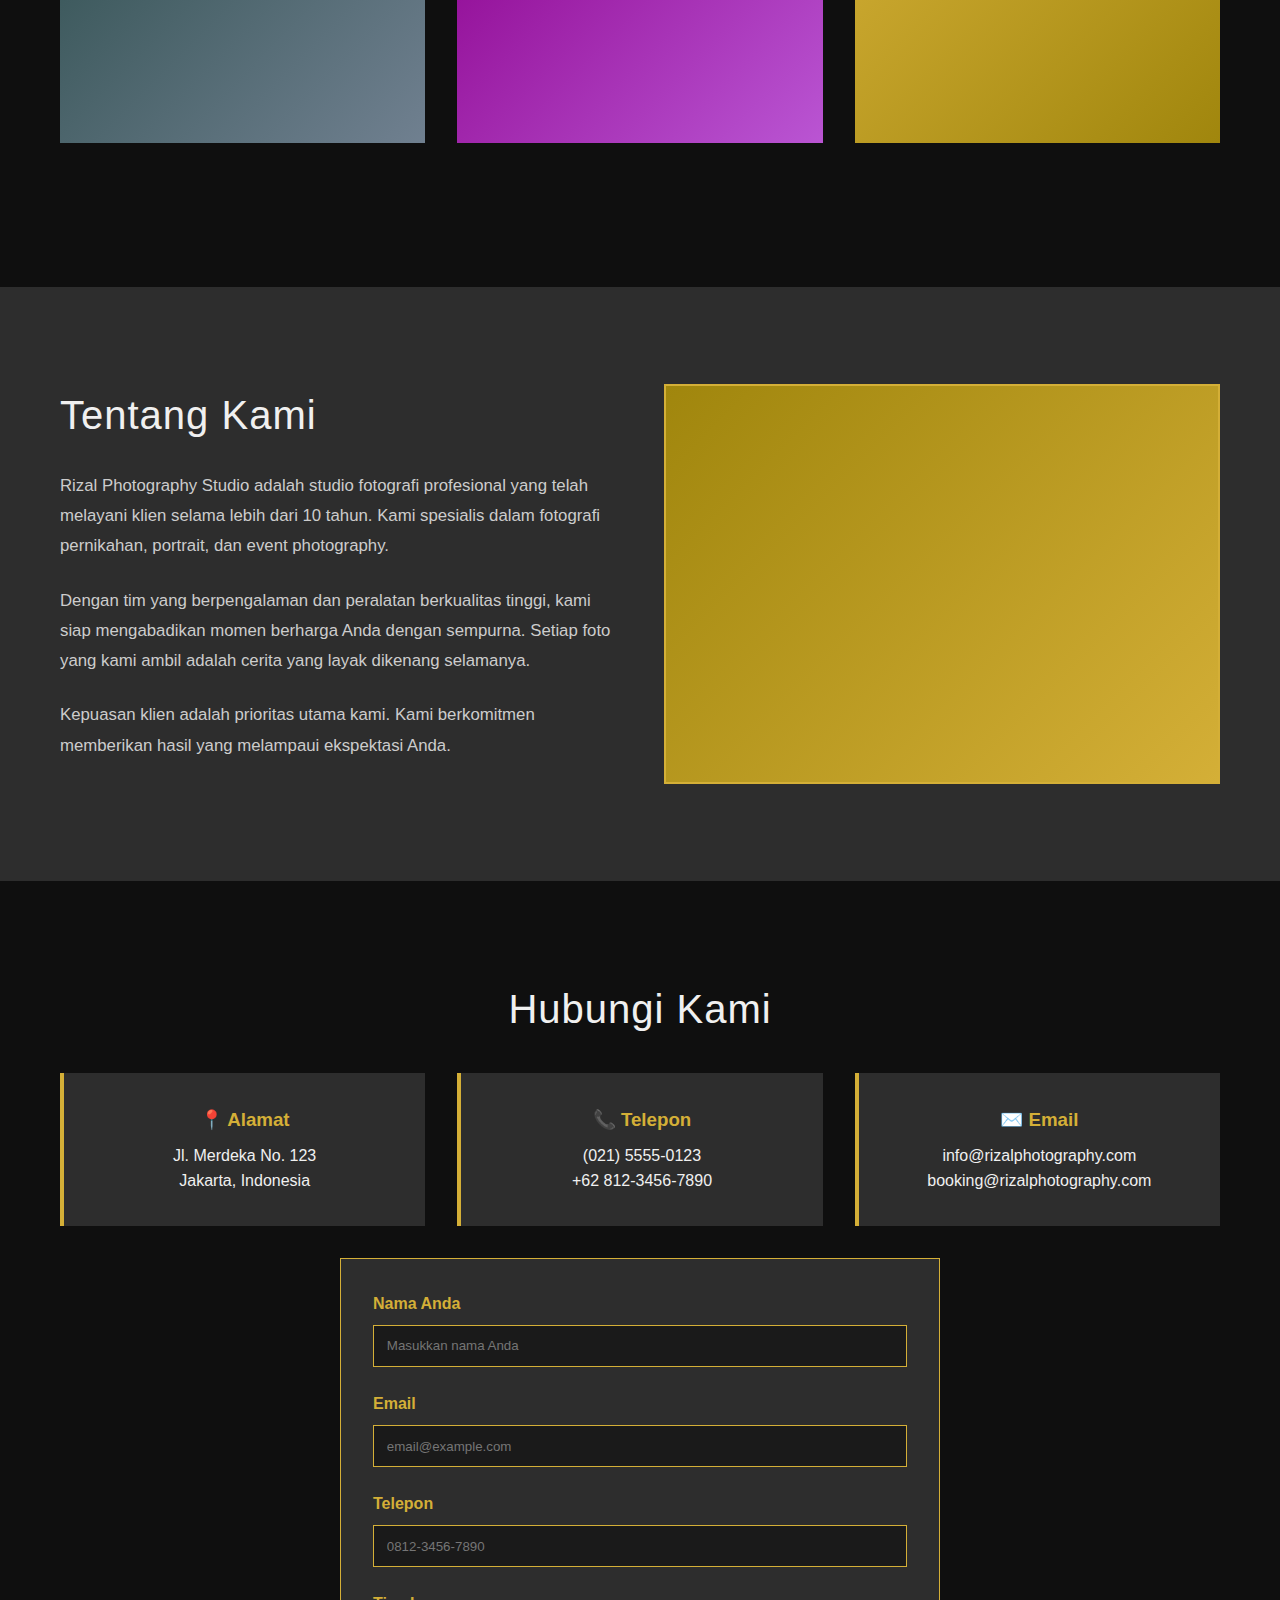
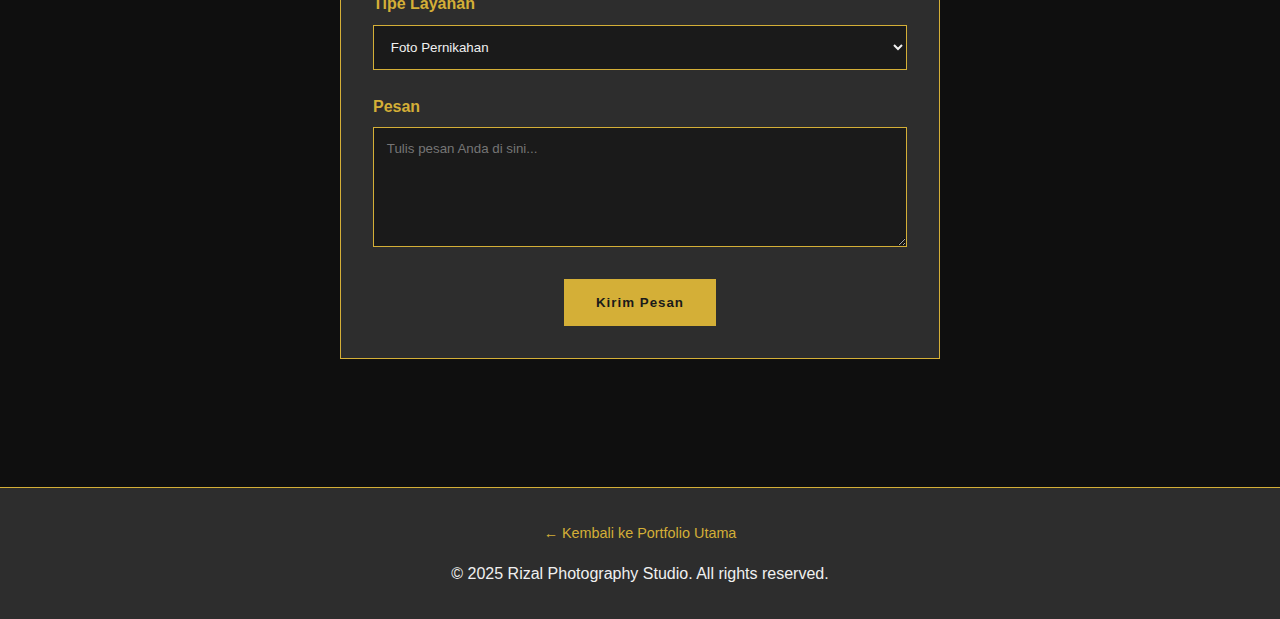
<file: projects/portofolio-pribadi/index.html>
<!DOCTYPE html>
<html lang="id">
<head>
    <meta charset="UTF-8">
    <meta name="viewport" content="width=device-width, initial-scale=1.0">
    <meta name="description" content="Portfolio Fotografi Profesional - Karya terbaik kami">
    <title>Portfolio Fotografi - Rizal Photography Studio</title>
    <style>
        * {
            margin: 0;
            padding: 0;
            box-sizing: border-box;
        }

        :root {
            --primary: #1a1a1a;
            --secondary: #2d2d2d;
            --accent: #d4af37;
            --text: #f0f0f0;
            --light-bg: #0f0f0f;
        }

        body {
            font-family: 'Segoe UI', Tahoma, Geneva, Verdana, sans-serif;
            background: var(--primary);
            color: var(--text);
            line-height: 1.6;
        }

        .container {
            max-width: 1200px;
            margin: 0 auto;
            padding: 0 20px;
        }

        /* NAVIGATION */
        nav {
            background: var(--secondary);
            padding: 1.5rem 0;
            position: sticky;
            top: 0;
            z-index: 1000;
            box-shadow: 0 2px 10px rgba(0, 0, 0, 0.5);
        }

        nav .container {
            display: flex;
            justify-content: space-between;
            align-items: center;
        }

        .logo {
            font-size: 1.8rem;
            font-weight: 300;
            letter-spacing: 2px;
            color: var(--accent);
        }

        .nav-links {
            display: flex;
            list-style: none;
            gap: 2rem;
        }

        .nav-links a {
            color: var(--text);
            text-decoration: none;
            transition: color 0.3s;
            font-size: 0.95rem;
        }

        .nav-links a:hover {
            color: var(--accent);
        }

        /* HERO */
        .hero {
            background: linear-gradient(135deg, var(--light-bg) 0%, var(--secondary) 100%);
            padding: 8rem 0;
            text-align: center;
        }

        .hero h1 {
            font-size: 3.5rem;
            font-weight: 300;
            margin-bottom: 1rem;
            letter-spacing: 1px;
        }

        .hero p {
            font-size: 1.3rem;
            color: var(--accent);
            margin-bottom: 2rem;
            font-weight: 300;
        }

        .cta-button {
            display: inline-block;
            padding: 1rem 2.5rem;
            background: var(--accent);
            color: var(--primary);
            text-decoration: none;
            border: none;
            cursor: pointer;
            font-size: 1rem;
            font-weight: 600;
            transition: all 0.3s;
            letter-spacing: 1px;
        }

        .cta-button:hover {
            transform: translateY(-2px);
            box-shadow: 0 10px 20px rgba(212, 175, 55, 0.3);
        }

        /* GALLERY */
        .gallery-section {
            padding: 6rem 0;
            background: var(--light-bg);
        }

        .gallery-section h2 {
            font-size: 2.5rem;
            text-align: center;
            margin-bottom: 3rem;
            font-weight: 300;
            letter-spacing: 1px;
        }

        .gallery-grid {
            display: grid;
            grid-template-columns: repeat(auto-fit, minmax(300px, 1fr));
            gap: 2rem;
            margin-bottom: 3rem;
        }

        .gallery-item {
            height: 300px;
            background: linear-gradient(135deg, #d4af37 0%, #a0860d 100%);
            position: relative;
            overflow: hidden;
            cursor: pointer;
        }

        .gallery-item:hover {
            transform: scale(1.05);
        }

        .gallery-item {
            transition: all 0.4s ease;
        }

        .gallery-overlay {
            position: absolute;
            top: 0;
            left: 0;
            right: 0;
            bottom: 0;
            background: rgba(212, 175, 55, 0.1);
            display: flex;
            align-items: center;
            justify-content: center;
            opacity: 0;
            transition: opacity 0.3s;
        }

        .gallery-item:hover .gallery-overlay {
            opacity: 1;
        }

        .gallery-text {
            color: var(--accent);
            font-size: 1.2rem;
            font-weight: 600;
        }

        /* ABOUT */
        .about {
            padding: 6rem 0;
            background: var(--secondary);
        }

        .about-content {
            display: grid;
            grid-template-columns: 1fr 1fr;
            gap: 3rem;
            align-items: center;
        }

        .about h2 {
            font-size: 2.5rem;
            margin-bottom: 1.5rem;
            font-weight: 300;
            letter-spacing: 1px;
        }

        .about p {
            font-size: 1.05rem;
            margin-bottom: 1.5rem;
            line-height: 1.8;
            color: #ccc;
        }

        .about-image {
            width: 100%;
            height: 400px;
            background: linear-gradient(135deg, #a0860d 0%, #d4af37 100%);
            border: 2px solid var(--accent);
        }

        /* CONTACT */
        .contact {
            padding: 6rem 0;
            background: var(--light-bg);
            text-align: center;
        }

        .contact h2 {
            font-size: 2.5rem;
            margin-bottom: 2rem;
            font-weight: 300;
            letter-spacing: 1px;
        }

        .contact-info {
            display: grid;
            grid-template-columns: repeat(auto-fit, minmax(250px, 1fr));
            gap: 2rem;
            margin: 2rem 0;
        }

        .contact-item {
            padding: 2rem;
            background: var(--secondary);
            border-left: 4px solid var(--accent);
        }

        .contact-item h3 {
            color: var(--accent);
            margin-bottom: 0.5rem;
        }

        .contact-form {
            max-width: 600px;
            margin: 2rem auto;
            padding: 2rem;
            background: var(--secondary);
            border: 1px solid var(--accent);
        }

        .form-group {
            margin-bottom: 1.5rem;
            text-align: left;
        }

        .form-group label {
            display: block;
            margin-bottom: 0.5rem;
            color: var(--accent);
            font-weight: 600;
        }

        .form-group input,
        .form-group textarea {
            width: 100%;
            padding: 0.8rem;
            background: var(--primary);
            border: 1px solid var(--accent);
            color: var(--text);
            font-family: inherit;
        }

        .form-group textarea {
            resize: vertical;
            min-height: 120px;
        }

        .form-group input:focus,
        .form-group textarea:focus {
            outline: none;
            border-color: var(--accent);
            box-shadow: 0 0 10px rgba(212, 175, 55, 0.2);
        }

        .submit-btn {
            background: var(--accent);
            color: var(--primary);
            padding: 1rem 2rem;
            border: none;
            cursor: pointer;
            font-weight: 600;
            transition: all 0.3s;
            letter-spacing: 1px;
        }

        .submit-btn:hover {
            transform: translateY(-2px);
            box-shadow: 0 10px 20px rgba(212, 175, 55, 0.3);
        }

        /* FOOTER */
        footer {
            background: var(--secondary);
            padding: 2rem 0;
            text-align: center;
            border-top: 1px solid var(--accent);
        }

        .back-link {
            display: inline-block;
            margin-bottom: 1rem;
            color: var(--accent);
            text-decoration: none;
            font-size: 0.9rem;
        }

        .back-link:hover {
            text-decoration: underline;
        }

        /* RESPONSIVE */
        @media (max-width: 768px) {
            .nav-links {
                gap: 1rem;
                font-size: 0.9rem;
            }

            .hero {
                padding: 4rem 0;
            }

            .hero h1 {
                font-size: 2rem;
            }

            .about-content {
                grid-template-columns: 1fr;
            }

            .gallery-grid {
                grid-template-columns: repeat(auto-fit, minmax(200px, 1fr));
                gap: 1rem;
            }

            .gallery-item {
                height: 200px;
            }
        }
    </style>
</head>
<body>
    <!-- NAVIGATION -->
    <nav>
        <div class="container">
            <div class="logo">RIZAL PHOTOGRAPHY</div>
            <ul class="nav-links">
                <li><a href="#home">Home</a></li>
                <li><a href="#gallery">Gallery</a></li>
                <li><a href="#about">About</a></li>
                <li><a href="#contact">Contact</a></li>
            </ul>
        </div>
    </nav>

    <!-- HERO -->
    <section id="home" class="hero">
        <div class="container">
            <h1>Capture Moments, Create Memories</h1>
            <p>Professional Photography for Every Occasion</p>
            <button class="cta-button">Lihat Portfolio</button>
        </div>
    </section>

    <!-- GALLERY -->
    <section id="gallery" class="gallery-section">
        <div class="container">
            <h2>Karya Terbaik Kami</h2>
            <div class="gallery-grid">
                <div class="gallery-item">
                    <div class="gallery-overlay">
                        <div class="gallery-text">Wedding</div>
                    </div>
                </div>
                <div class="gallery-item" style="background: linear-gradient(135deg, #8b4513 0%, #d2691e 100%);">
                    <div class="gallery-overlay">
                        <div class="gallery-text">Portrait</div>
                    </div>
                </div>
                <div class="gallery-item" style="background: linear-gradient(135deg, #556b2f 0%, #8fbc8f 100%);">
                    <div class="gallery-overlay">
                        <div class="gallery-text">Nature</div>
                    </div>
                </div>
                <div class="gallery-item" style="background: linear-gradient(135deg, #4169e1 0%, #1e90ff 100%);">
                    <div class="gallery-overlay">
                        <div class="gallery-text">Events</div>
                    </div>
                </div>
                <div class="gallery-item" style="background: linear-gradient(135deg, #c71585 0%, #ff69b4 100%);">
                    <div class="gallery-overlay">
                        <div class="gallery-text">Fashion</div>
                    </div>
                </div>
                <div class="gallery-item" style="background: linear-gradient(135deg, #ff8c00 0%, #ffa500 100%);">
                    <div class="gallery-overlay">
                        <div class="gallery-text">Architecture</div>
                    </div>
                </div>
                <div class="gallery-item" style="background: linear-gradient(135deg, #2f4f4f 0%, #708090 100%);">
                    <div class="gallery-overlay">
                        <div class="gallery-text">Landscape</div>
                    </div>
                </div>
                <div class="gallery-item" style="background: linear-gradient(135deg, #8b008b 0%, #ba55d3 100%);">
                    <div class="gallery-overlay">
                        <div class="gallery-text">Commercial</div>
                    </div>
                </div>
                <div class="gallery-item" style="background: linear-gradient(135deg, #d4af37 0%, #a0860d 100%);">
                    <div class="gallery-overlay">
                        <div class="gallery-text">Studio</div>
                    </div>
                </div>
            </div>
        </div>
    </section>

    <!-- ABOUT -->
    <section id="about" class="about">
        <div class="container">
            <div class="about-content">
                <div>
                    <h2>Tentang Kami</h2>
                    <p>Rizal Photography Studio adalah studio fotografi profesional yang telah melayani klien selama lebih dari 10 tahun. Kami spesialis dalam fotografi pernikahan, portrait, dan event photography.</p>
                    <p>Dengan tim yang berpengalaman dan peralatan berkualitas tinggi, kami siap mengabadikan momen berharga Anda dengan sempurna. Setiap foto yang kami ambil adalah cerita yang layak dikenang selamanya.</p>
                    <p>Kepuasan klien adalah prioritas utama kami. Kami berkomitmen memberikan hasil yang melampaui ekspektasi Anda.</p>
                </div>
                <div class="about-image"></div>
            </div>
        </div>
    </section>

    <!-- CONTACT -->
    <section id="contact" class="contact">
        <div class="container">
            <h2>Hubungi Kami</h2>
            <div class="contact-info">
                <div class="contact-item">
                    <h3>📍 Alamat</h3>
                    <p>Jl. Merdeka No. 123<br>Jakarta, Indonesia</p>
                </div>
                <div class="contact-item">
                    <h3>📞 Telepon</h3>
                    <p>(021) 5555-0123<br>+62 812-3456-7890</p>
                </div>
                <div class="contact-item">
                    <h3>✉️ Email</h3>
                    <p>info@rizalphotography.com<br>booking@rizalphotography.com</p>
                </div>
            </div>

            <div class="contact-form">
                <form>
                    <div class="form-group">
                        <label>Nama Anda</label>
                        <input type="text" placeholder="Masukkan nama Anda" required>
                    </div>
                    <div class="form-group">
                        <label>Email</label>
                        <input type="email" placeholder="email@example.com" required>
                    </div>
                    <div class="form-group">
                        <label>Telepon</label>
                        <input type="tel" placeholder="0812-3456-7890">
                    </div>
                    <div class="form-group">
                        <label>Tipe Layanan</label>
                        <select style="width: 100%; padding: 0.8rem; background: var(--primary); border: 1px solid var(--accent); color: var(--text);">
                            <option value="wedding">Foto Pernikahan</option>
                            <option value="portrait">Portrait</option>
                            <option value="event">Event Photography</option>
                            <option value="commercial">Commercial</option>
                        </select>
                    </div>
                    <div class="form-group">
                        <label>Pesan</label>
                        <textarea placeholder="Tulis pesan Anda di sini..."></textarea>
                    </div>
                    <button type="submit" class="submit-btn">Kirim Pesan</button>
                </form>
            </div>
        </div>
    </section>

    <!-- FOOTER -->
    <footer>
        <div class="container">
            <a href="/" class="back-link">← Kembali ke Portfolio Utama</a>
            <p>&copy; 2025 Rizal Photography Studio. All rights reserved.</p>
        </div>
    </footer>

    <script>
        // Smooth scrolling
        document.querySelectorAll('a[href^="#"]').forEach(anchor => {
            anchor.addEventListener('click', function(e) {
                e.preventDefault();
                const target = document.querySelector(this.getAttribute('href'));
                if (target) {
                    target.scrollIntoView({ behavior: 'smooth' });
                }
            });
        });

        // Form submission
        document.querySelector('form')?.addEventListener('submit', function(e) {
            e.preventDefault();
            alert('Terima kasih! Pesan Anda telah dikirim. Kami akan menghubungi Anda segera.');
        });
    </script>
</body>
</html>
</file>
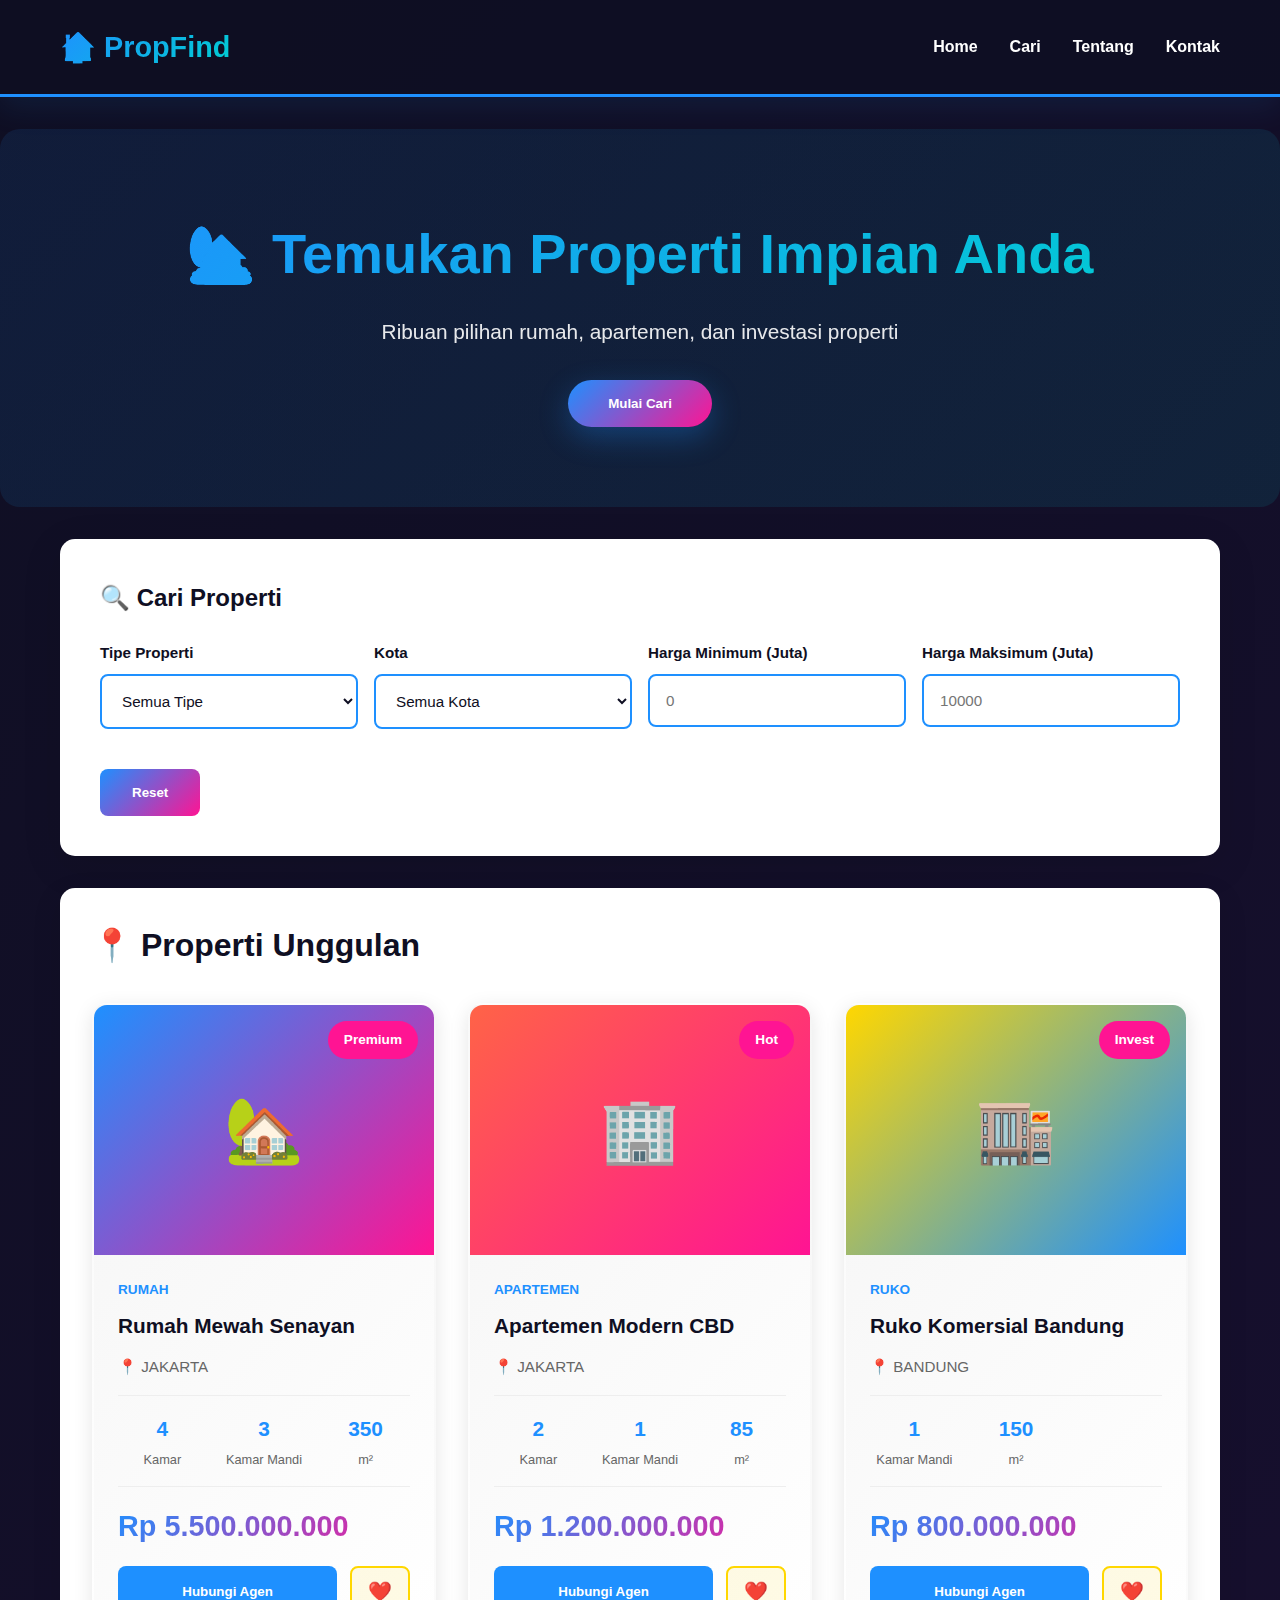
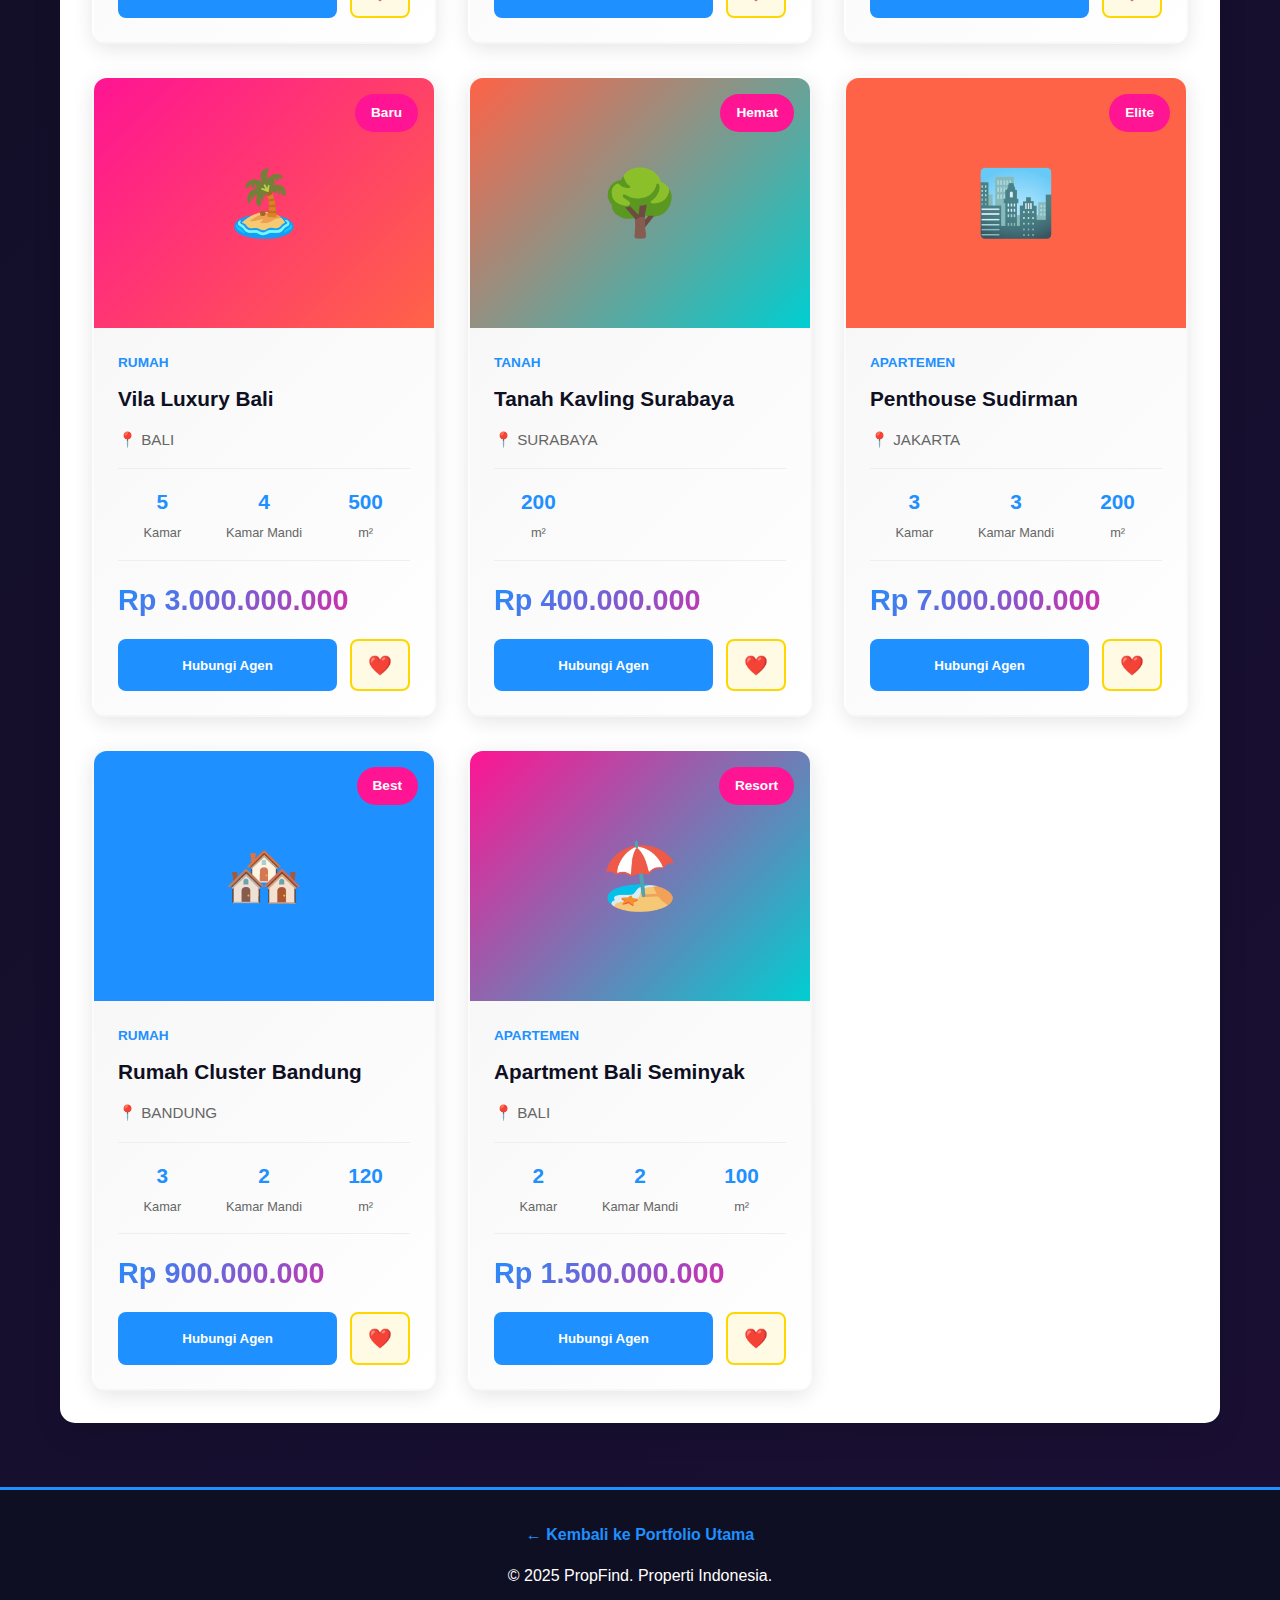
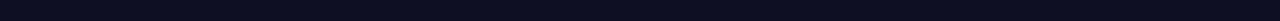
<file: projects/real-estate/index.html>
<!DOCTYPE html>
<html lang="id">
<head>
    <meta charset="UTF-8">
    <meta name="viewport" content="width=device-width, initial-scale=1.0">
    <meta name="description" content="PropFind - Platform Jual Beli Properti Indonesia">
    <title>PropFind - Real Estate Platform</title>
    <style>
        * {
            margin: 0;
            padding: 0;
            box-sizing: border-box;
        }

        :root {
            --primary: #1E90FF;
            --secondary: #FF1493;
            --accent: #FFD700;
            --success: #00CED1;
            --dark: #0f0f23;
            --light: #f5f5f5;
        }

        body {
            font-family: 'Poppins', sans-serif;
            background: linear-gradient(135deg, var(--dark) 0%, #1a0f33 100%);
            color: #333;
            line-height: 1.6;
        }

        .container {
            max-width: 1200px;
            margin: 0 auto;
            padding: 0 20px;
        }

        /* HEADER */
        header {
            background: rgba(15, 15, 35, 0.95);
            padding: 1.5rem 0;
            position: sticky;
            top: 0;
            z-index: 1000;
            box-shadow: 0 10px 30px rgba(30, 144, 255, 0.1);
            border-bottom: 3px solid var(--primary);
        }

        header .container {
            display: flex;
            justify-content: space-between;
            align-items: center;
        }

        .logo {
            font-size: 1.8rem;
            font-weight: 800;
            background: linear-gradient(135deg, var(--primary), var(--success));
            -webkit-background-clip: text;
            -webkit-text-fill-color: transparent;
            background-clip: text;
        }

        nav {
            display: flex;
            gap: 2rem;
        }

        nav a {
            color: white;
            text-decoration: none;
            font-weight: 600;
            transition: color 0.3s;
        }

        nav a:hover {
            color: var(--primary);
        }

        /* HERO */
        .hero {
            background: linear-gradient(135deg, rgba(30, 144, 255, 0.1), rgba(0, 206, 209, 0.1));
            color: white;
            padding: 5rem 0;
            text-align: center;
            border-radius: 20px;
            margin: 2rem 0;
        }

        .hero h1 {
            font-size: 3.5rem;
            margin-bottom: 1rem;
            font-weight: 800;
            background: linear-gradient(135deg, var(--primary), var(--success));
            -webkit-background-clip: text;
            -webkit-text-fill-color: transparent;
            background-clip: text;
        }

        .hero p {
            font-size: 1.3rem;
            margin-bottom: 2rem;
            opacity: 0.9;
        }

        .btn {
            display: inline-block;
            padding: 1rem 2.5rem;
            background: linear-gradient(135deg, var(--primary), var(--secondary));
            color: white;
            text-decoration: none;
            border-radius: 50px;
            font-weight: 700;
            transition: all 0.3s;
            border: none;
            cursor: pointer;
            box-shadow: 0 10px 30px rgba(30, 144, 255, 0.3);
        }

        .btn:hover {
            transform: translateY(-3px);
            box-shadow: 0 15px 40px rgba(30, 144, 255, 0.5);
        }

        /* SEARCH */
        .search-section {
            background: white;
            padding: 2.5rem;
            border-radius: 15px;
            margin: 2rem 0;
            box-shadow: 0 10px 40px rgba(0, 0, 0, 0.1);
        }

        .search-section h3 {
            color: var(--dark);
            margin-bottom: 1.5rem;
            font-size: 1.5rem;
        }

        .search-grid {
            display: grid;
            grid-template-columns: repeat(auto-fit, minmax(180px, 1fr));
            gap: 1rem;
            margin-bottom: 1.5rem;
        }

        .search-item {
            display: flex;
            flex-direction: column;
        }

        .search-item label {
            font-weight: 600;
            color: var(--dark);
            margin-bottom: 0.5rem;
            font-size: 0.95rem;
        }

        .search-item select,
        .search-item input {
            padding: 1rem;
            border: 2px solid var(--primary);
            border-radius: 8px;
            font-family: inherit;
            background: white;
            color: var(--dark);
            font-weight: 500;
            font-size: 0.95rem;
        }

        .search-item select:focus,
        .search-item input:focus {
            outline: none;
            border-color: var(--secondary);
            box-shadow: 0 0 10px rgba(30, 144, 255, 0.2);
        }

        .search-btn {
            padding: 1rem 2rem;
            background: linear-gradient(135deg, var(--primary), var(--secondary));
            color: white;
            border: none;
            border-radius: 8px;
            font-weight: 700;
            cursor: pointer;
            transition: all 0.3s;
            align-self: flex-end;
            margin-top: 1rem;
        }

        .search-btn:hover {
            transform: translateY(-2px);
        }

        /* PROPERTIES */
        .properties-section {
            background: white;
            padding: 2rem;
            border-radius: 15px;
            margin: 2rem 0;
            box-shadow: 0 10px 30px rgba(0, 0, 0, 0.1);
        }

        .properties-section h2 {
            color: var(--dark);
            margin-bottom: 2rem;
            font-size: 2rem;
        }

        .properties-grid {
            display: grid;
            grid-template-columns: repeat(auto-fill, minmax(300px, 1fr));
            gap: 2rem;
        }

        .property-card {
            background: linear-gradient(135deg, #f5f5f5 0%, #ffffff 100%);
            border-radius: 15px;
            overflow: hidden;
            box-shadow: 0 5px 20px rgba(0, 0, 0, 0.1);
            transition: all 0.3s;
            border: 2px solid transparent;
            cursor: pointer;
        }

        .property-card:hover {
            transform: translateY(-10px);
            box-shadow: 0 15px 40px rgba(30, 144, 255, 0.3);
            border-color: var(--primary);
        }

        .property-image {
            width: 100%;
            height: 250px;
            background: linear-gradient(135deg, var(--primary), var(--secondary));
            position: relative;
            overflow: hidden;
            display: flex;
            align-items: center;
            justify-content: center;
            font-size: 4rem;
        }

        .property-tag {
            position: absolute;
            top: 1rem;
            right: 1rem;
            background: var(--secondary);
            color: white;
            padding: 0.5rem 1rem;
            border-radius: 50px;
            font-size: 0.85rem;
            font-weight: 700;
        }

        .property-info {
            padding: 1.5rem;
        }

        .property-type {
            font-size: 0.85rem;
            color: var(--primary);
            font-weight: 700;
            text-transform: uppercase;
            margin-bottom: 0.5rem;
        }

        .property-title {
            font-size: 1.3rem;
            font-weight: 700;
            color: var(--dark);
            margin-bottom: 0.8rem;
        }

        .property-location {
            color: #666;
            font-size: 0.95rem;
            margin-bottom: 1rem;
            display: flex;
            align-items: center;
            gap: 0.5rem;
        }

        .property-specs {
            display: grid;
            grid-template-columns: repeat(3, 1fr);
            gap: 0.8rem;
            margin: 1rem 0;
            padding: 1rem 0;
            border-top: 1px solid #eee;
            border-bottom: 1px solid #eee;
        }

        .spec {
            text-align: center;
        }

        .spec-value {
            font-size: 1.3rem;
            font-weight: 700;
            color: var(--primary);
        }

        .spec-label {
            font-size: 0.8rem;
            color: #666;
            margin-top: 0.3rem;
        }

        .property-price {
            font-size: 1.8rem;
            font-weight: 800;
            background: linear-gradient(135deg, var(--primary), var(--secondary));
            -webkit-background-clip: text;
            -webkit-text-fill-color: transparent;
            background-clip: text;
            margin: 1rem 0;
        }

        .property-actions {
            display: flex;
            gap: 0.8rem;
        }

        .btn-contact {
            flex: 1;
            padding: 0.8rem;
            background: var(--primary);
            color: white;
            border: none;
            border-radius: 8px;
            font-weight: 700;
            cursor: pointer;
            transition: all 0.3s;
        }

        .btn-contact:hover {
            transform: translateY(-2px);
            box-shadow: 0 8px 20px rgba(30, 144, 255, 0.4);
        }

        .btn-save {
            padding: 0.8rem 1rem;
            background: rgba(255, 215, 0, 0.1);
            color: var(--accent);
            border: 2px solid var(--accent);
            border-radius: 8px;
            cursor: pointer;
            font-size: 1.2rem;
            transition: all 0.3s;
        }

        .btn-save:hover {
            background: var(--accent);
            color: var(--dark);
        }

        /* FOOTER */
        footer {
            background: var(--dark);
            color: white;
            padding: 2rem 0;
            text-align: center;
            margin-top: 4rem;
            border-top: 3px solid var(--primary);
        }

        .back-link {
            display: inline-block;
            margin-bottom: 1rem;
            color: var(--primary);
            text-decoration: none;
            font-weight: 600;
        }

        @media (max-width: 768px) {
            .search-grid {
                grid-template-columns: 1fr;
            }

            .hero h1 {
                font-size: 2rem;
            }

            .properties-grid {
                grid-template-columns: 1fr;
            }
        }
    </style>
</head>
<body>
    <!-- HEADER -->
    <header>
        <div class="container">
            <div class="logo">🏠 PropFind</div>
            <nav>
                <a href="#home">Home</a>
                <a href="#search">Cari</a>
                <a href="#about">Tentang</a>
                <a href="#contact">Kontak</a>
            </nav>
        </div>
    </header>

    <!-- HERO -->
    <section class="hero">
        <div class="container">
            <h1>🏡 Temukan Properti Impian Anda</h1>
            <p>Ribuan pilihan rumah, apartemen, dan investasi properti</p>
            <button class="btn">Mulai Cari</button>
        </div>
    </section>

    <!-- SEARCH -->
    <section class="container">
        <div class="search-section">
            <h3>🔍 Cari Properti</h3>
            <div class="search-grid">
                <div class="search-item">
                    <label>Tipe Properti</label>
                    <select id="typeFilter" onchange="applySearch()">
                        <option value="">Semua Tipe</option>
                        <option value="rumah">Rumah</option>
                        <option value="apartemen">Apartemen</option>
                        <option value="ruko">Ruko</option>
                        <option value="tanah">Tanah</option>
                    </select>
                </div>
                <div class="search-item">
                    <label>Kota</label>
                    <select id="cityFilter" onchange="applySearch()">
                        <option value="">Semua Kota</option>
                        <option value="jakarta">Jakarta</option>
                        <option value="bandung">Bandung</option>
                        <option value="surabaya">Surabaya</option>
                        <option value="bali">Bali</option>
                    </select>
                </div>
                <div class="search-item">
                    <label>Harga Minimum (Juta)</label>
                    <input type="number" id="minPrice" placeholder="0" onchange="applySearch()">
                </div>
                <div class="search-item">
                    <label>Harga Maksimum (Juta)</label>
                    <input type="number" id="maxPrice" placeholder="10000" onchange="applySearch()">
                </div>
            </div>
            <button class="search-btn" onclick="resetSearch()">Reset</button>
        </div>
    </section>

    <!-- PROPERTIES -->
    <section class="container">
        <div class="properties-section">
            <h2>📍 Properti Unggulan</h2>
            <div class="properties-grid" id="propertiesGrid">
                <!-- Properties will be generated by JavaScript -->
            </div>
        </div>
    </section>

    <!-- FOOTER -->
    <footer>
        <div class="container">
            <a href="/" class="back-link">← Kembali ke Portfolio Utama</a>
            <p>&copy; 2025 PropFind. Properti Indonesia.</p>
        </div>
    </footer>

    <script>
        const properties = [
            { id: 1, title: 'Rumah Mewah Senayan', type: 'rumah', city: 'jakarta', price: 5500, beds: 4, baths: 3, area: 350, emoji: '🏡', tag: 'Premium' },
            { id: 2, title: 'Apartemen Modern CBD', type: 'apartemen', city: 'jakarta', price: 1200, beds: 2, baths: 1, area: 85, emoji: '🏢', tag: 'Hot' },
            { id: 3, title: 'Ruko Komersial Bandung', type: 'ruko', city: 'bandung', price: 800, beds: 0, baths: 1, area: 150, emoji: '🏬', tag: 'Invest' },
            { id: 4, title: 'Vila Luxury Bali', type: 'rumah', city: 'bali', price: 3000, beds: 5, baths: 4, area: 500, emoji: '🏝️', tag: 'Baru' },
            { id: 5, title: 'Tanah Kavling Surabaya', type: 'tanah', city: 'surabaya', price: 400, beds: 0, baths: 0, area: 200, emoji: '🌳', tag: 'Hemat' },
            { id: 6, title: 'Penthouse Sudirman', type: 'apartemen', city: 'jakarta', price: 7000, beds: 3, baths: 3, area: 200, emoji: '🏙️', tag: 'Elite' },
            { id: 7, title: 'Rumah Cluster Bandung', type: 'rumah', city: 'bandung', price: 900, beds: 3, baths: 2, area: 120, emoji: '🏘️', tag: 'Best' },
            { id: 8, title: 'Apartment Bali Seminyak', type: 'apartemen', city: 'bali', price: 1500, beds: 2, baths: 2, area: 100, emoji: '🏖️', tag: 'Resort' },
        ];

        function renderProperties(propertiesToShow = properties) {
            const grid = document.getElementById('propertiesGrid');
            grid.innerHTML = propertiesToShow.map(prop => `
                <div class="property-card">
                    <div class="property-image" style="background: linear-gradient(135deg, ${getRandomColor()}, ${getRandomColor()});">
                        ${prop.emoji}
                        <span class="property-tag">${prop.tag}</span>
                    </div>
                    <div class="property-info">
                        <div class="property-type">${prop.type}</div>
                        <div class="property-title">${prop.title}</div>
                        <div class="property-location">📍 ${prop.city.toUpperCase()}</div>
                        
                        <div class="property-specs">
                            ${prop.beds > 0 ? `<div class="spec"><div class="spec-value">${prop.beds}</div><div class="spec-label">Kamar</div></div>` : ''}
                            ${prop.baths > 0 ? `<div class="spec"><div class="spec-value">${prop.baths}</div><div class="spec-label">Kamar Mandi</div></div>` : ''}
                            <div class="spec"><div class="spec-value">${prop.area}</div><div class="spec-label">m²</div></div>
                        </div>

                        <div class="property-price">Rp ${(prop.price * 1000000).toLocaleString('id-ID')}</div>
                        <div class="property-actions">
                            <button class="btn-contact" onclick="contactAgent()">Hubungi Agen</button>
                            <button class="btn-save" onclick="saveProperty()">❤️</button>
                        </div>
                    </div>
                </div>
            `).join('');
        }

        function getRandomColor() {
            const colors = ['#1E90FF', '#FF1493', '#FFD700', '#00CED1', '#FF6347', '#32CD32'];
            return colors[Math.floor(Math.random() * colors.length)];
        }

        function contactAgent() {
            alert('Hubungi Agen:\n☎️ (021) 1234-5678\n📱 +62 812-3456-7890\n💬 WhatsApp');
        }

        function saveProperty() {
            alert('Properti ditambahkan ke favorit! ❤️');
        }

        function applySearch() {
            const type = document.getElementById('typeFilter').value;
            const city = document.getElementById('cityFilter').value;
            const minPrice = parseInt(document.getElementById('minPrice').value) || 0;
            const maxPrice = parseInt(document.getElementById('maxPrice').value) || Infinity;

            const filtered = properties.filter(p => 
                (type === '' || p.type === type) &&
                (city === '' || p.city === city) &&
                p.price >= minPrice &&
                p.price <= maxPrice
            );

            renderProperties(filtered.length > 0 ? filtered : []);
            if (filtered.length === 0) {
                document.getElementById('propertiesGrid').innerHTML = '<p style="grid-column: 1/-1; text-align: center; color: #666; font-size: 1.1rem;">Properti tidak ditemukan</p>';
            }
        }

        function resetSearch() {
            document.getElementById('typeFilter').value = '';
            document.getElementById('cityFilter').value = '';
            document.getElementById('minPrice').value = '';
            document.getElementById('maxPrice').value = '';
            renderProperties();
        }

        // Initialize
        renderProperties();
    </script>
</body>
</html>
</file>
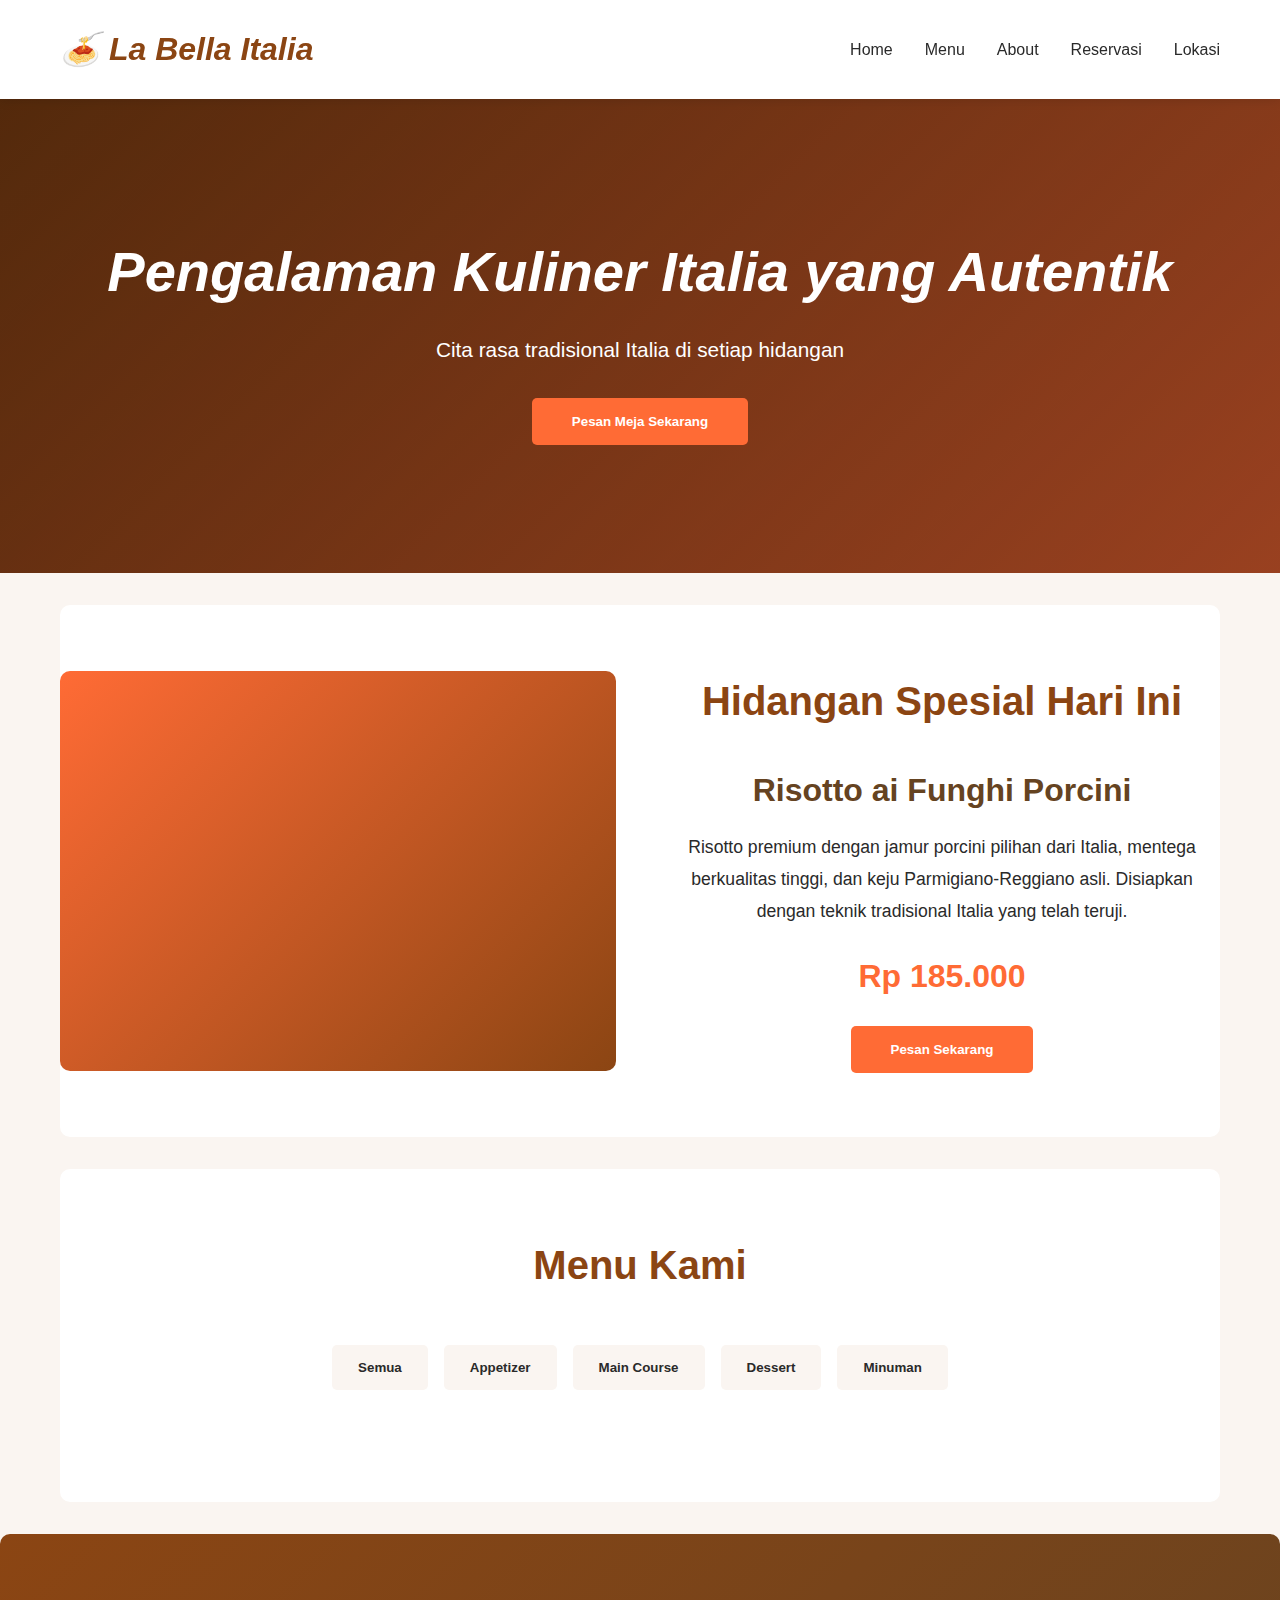
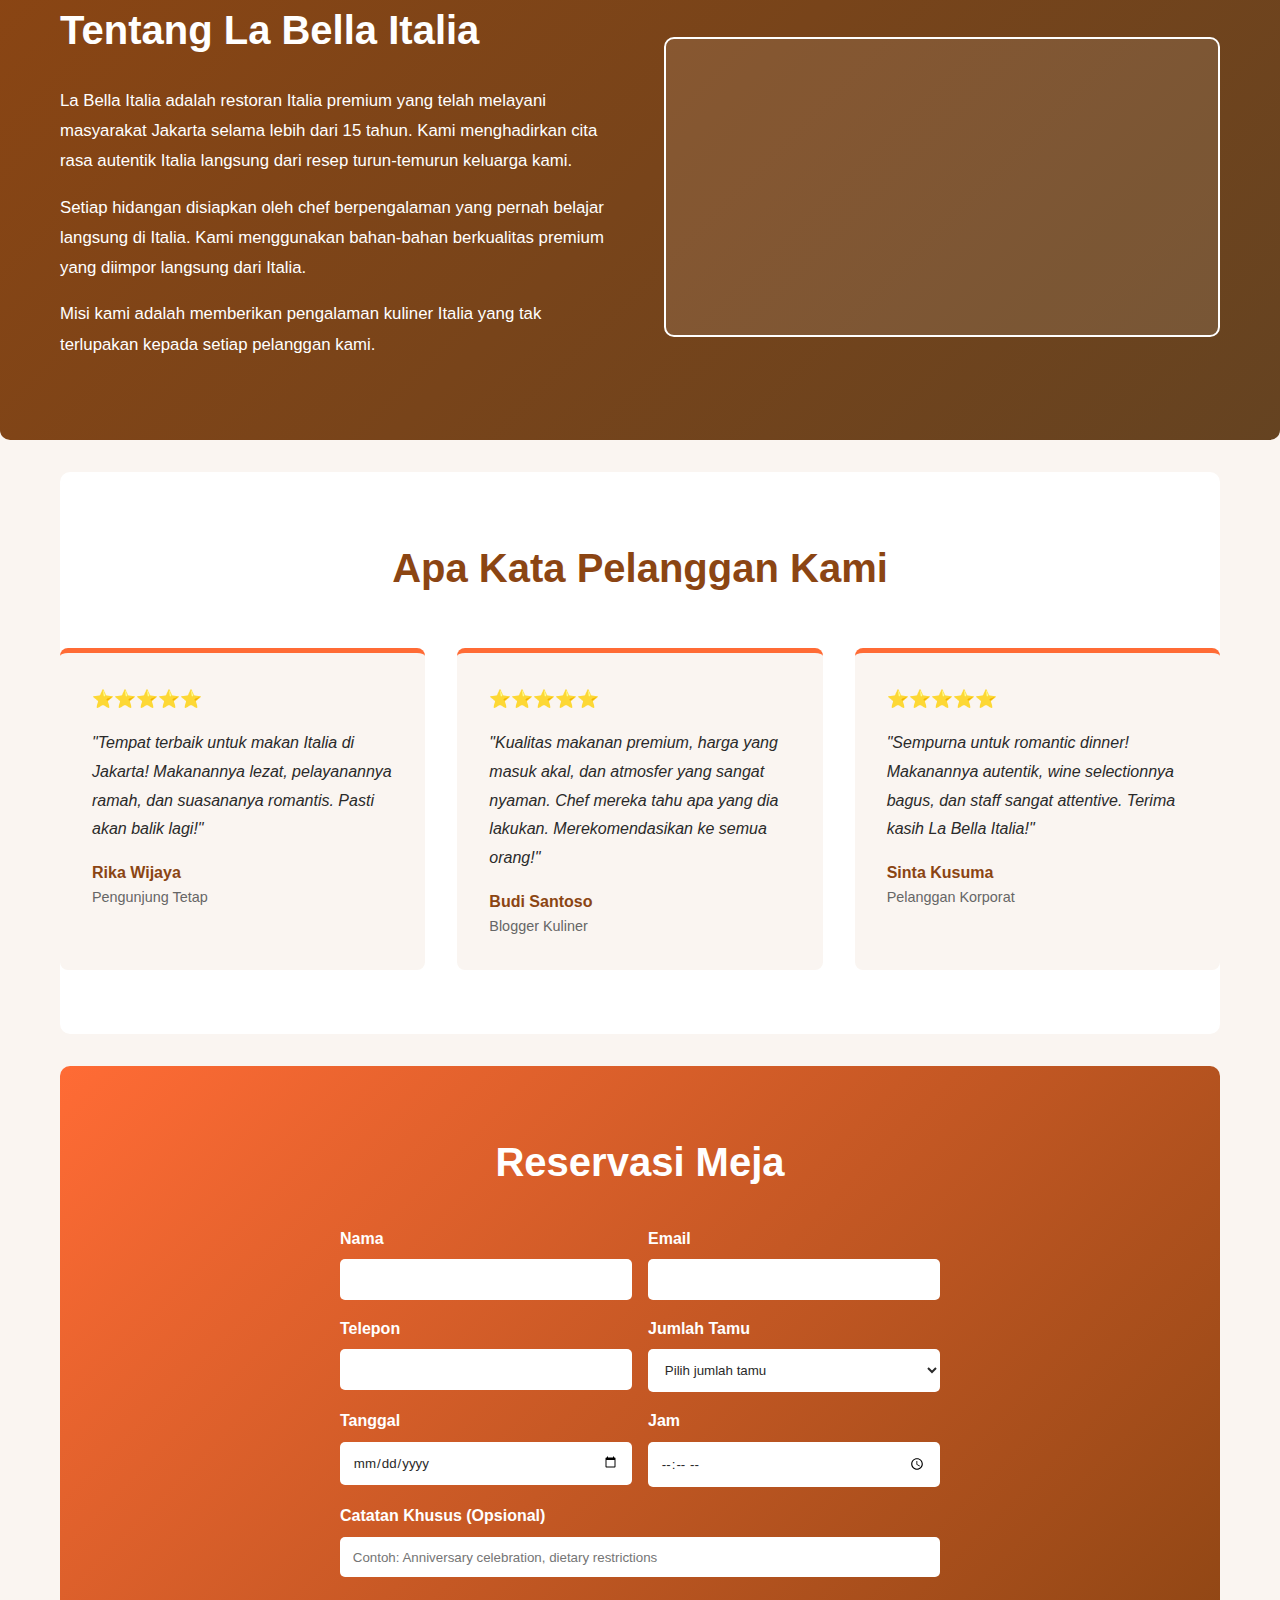
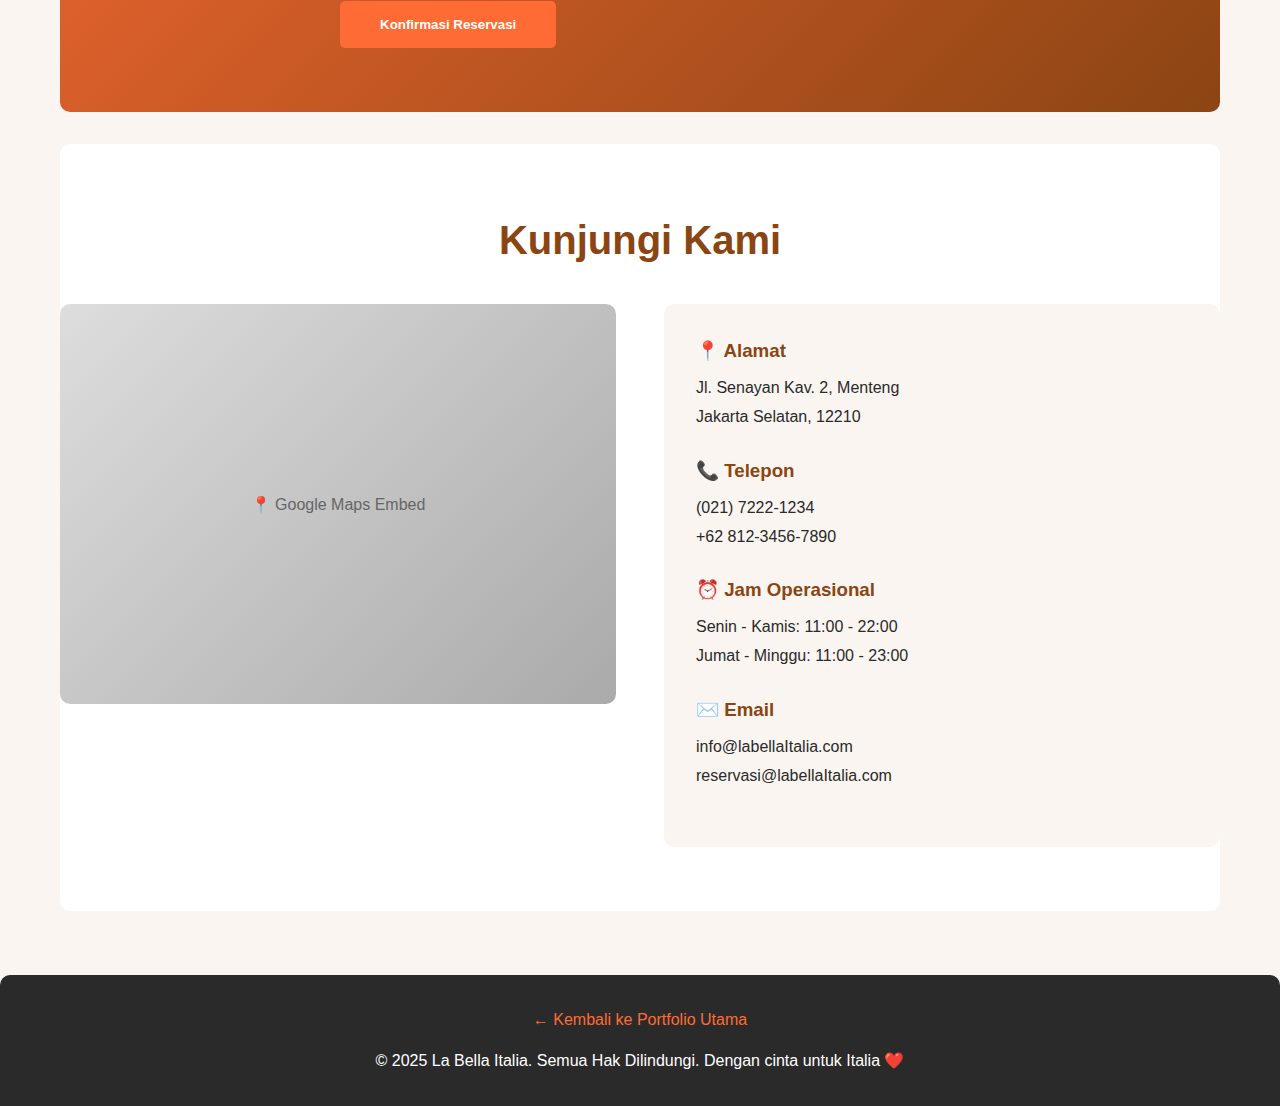
<file: projects/restaurant-website/index.html>
<!DOCTYPE html>
<html lang="id">
<head>
    <meta charset="UTF-8">
    <meta name="viewport" content="width=device-width, initial-scale=1.0">
    <meta name="description" content="Restoran Italia Premium - Pengalaman Kuliner Terbaik">
    <title>La Bella Italia - Restoran Italia Premium</title>
    <style>
        * {
            margin: 0;
            padding: 0;
            box-sizing: border-box;
        }

        :root {
            --primary: #8b4513;
            --secondary: #654321;
            --accent: #ff6b35;
            --light: #faf5f1;
            --dark: #2a2a2a;
        }

        body {
            font-family: 'Georgia', 'Segoe UI', sans-serif;
            background: var(--light);
            color: var(--dark);
            line-height: 1.6;
        }

        .container {
            max-width: 1200px;
            margin: 0 auto;
            padding: 0 20px;
        }

        /* HEADER */
        header {
            background: white;
            padding: 1.5rem 0;
            box-shadow: 0 2px 10px rgba(0, 0, 0, 0.1);
            position: sticky;
            top: 0;
            z-index: 1000;
        }

        header .container {
            display: flex;
            justify-content: space-between;
            align-items: center;
        }

        .logo {
            font-size: 2rem;
            font-weight: bold;
            color: var(--primary);
            font-style: italic;
        }

        nav ul {
            display: flex;
            list-style: none;
            gap: 2rem;
        }

        nav a {
            color: var(--dark);
            text-decoration: none;
            font-weight: 500;
            transition: color 0.3s;
        }

        nav a:hover {
            color: var(--accent);
        }

        /* HERO */
        .hero {
            background: linear-gradient(rgba(0, 0, 0, 0.4), rgba(0, 0, 0, 0.4)), linear-gradient(135deg, var(--primary) 0%, var(--accent) 100%);
            color: white;
            padding: 8rem 0;
            text-align: center;
            position: relative;
            overflow: hidden;
        }

        .hero h1 {
            font-size: 3.5rem;
            margin-bottom: 1rem;
            font-style: italic;
        }

        .hero p {
            font-size: 1.3rem;
            margin-bottom: 2rem;
        }

        .btn {
            display: inline-block;
            padding: 1rem 2.5rem;
            background: var(--accent);
            color: white;
            text-decoration: none;
            border-radius: 5px;
            transition: all 0.3s;
            border: none;
            cursor: pointer;
            font-weight: 600;
        }

        .btn:hover {
            transform: translateY(-3px);
            box-shadow: 0 10px 20px rgba(255, 107, 53, 0.3);
        }

        /* FEATURED SECTION */
        .featured {
            background: white;
            padding: 4rem 0;
            text-align: center;
            margin: 2rem 0;
            border-radius: 10px;
        }

        .featured h2 {
            font-size: 2.5rem;
            margin-bottom: 2rem;
            color: var(--primary);
        }

        .featured-item {
            display: grid;
            grid-template-columns: 1fr 1fr;
            gap: 3rem;
            align-items: center;
        }

        .featured-image {
            width: 100%;
            height: 400px;
            background: linear-gradient(135deg, var(--accent) 0%, var(--primary) 100%);
            border-radius: 10px;
        }

        .featured-content h3 {
            font-size: 2rem;
            color: var(--secondary);
            margin-bottom: 1rem;
        }

        .featured-content p {
            font-size: 1.1rem;
            margin-bottom: 1.5rem;
            line-height: 1.8;
        }

        .price {
            font-size: 2rem;
            color: var(--accent);
            font-weight: bold;
            margin-bottom: 1.5rem;
        }

        /* MENU SECTION */
        .menu {
            padding: 4rem 0;
            background: white;
            border-radius: 10px;
            margin: 2rem 0;
        }

        .menu h2 {
            text-align: center;
            font-size: 2.5rem;
            color: var(--primary);
            margin-bottom: 3rem;
        }

        .menu-tabs {
            display: flex;
            justify-content: center;
            gap: 1rem;
            margin-bottom: 3rem;
            flex-wrap: wrap;
        }

        .menu-tab {
            padding: 0.8rem 1.5rem;
            background: var(--light);
            border: 2px solid transparent;
            border-radius: 5px;
            cursor: pointer;
            transition: all 0.3s;
            font-weight: 600;
            color: var(--dark);
        }

        .menu-tab.active {
            border-color: var(--accent);
            background: white;
            color: var(--accent);
        }

        .menu-tab:hover {
            border-color: var(--accent);
        }

        .menu-items {
            display: grid;
            grid-template-columns: repeat(auto-fit, minmax(300px, 1fr));
            gap: 2rem;
        }

        .menu-item {
            background: var(--light);
            padding: 1.5rem;
            border-radius: 8px;
            border-left: 5px solid var(--accent);
        }

        .menu-item-header {
            display: flex;
            justify-content: space-between;
            align-items: start;
            margin-bottom: 0.5rem;
        }

        .menu-item-name {
            font-size: 1.2rem;
            font-weight: 600;
            color: var(--primary);
        }

        .menu-item-price {
            font-size: 1.2rem;
            font-weight: bold;
            color: var(--accent);
        }

        .menu-item-desc {
            font-size: 0.9rem;
            color: #666;
            font-style: italic;
        }

        .menu-item-allergens {
            font-size: 0.8rem;
            color: #999;
            margin-top: 0.5rem;
        }

        /* ABOUT SECTION */
        .about {
            padding: 4rem 0;
            background: linear-gradient(135deg, var(--primary) 0%, var(--secondary) 100%);
            color: white;
            border-radius: 10px;
            margin: 2rem 0;
        }

        .about-content {
            display: grid;
            grid-template-columns: 1fr 1fr;
            gap: 3rem;
            align-items: center;
        }

        .about h2 {
            font-size: 2.5rem;
            margin-bottom: 1.5rem;
        }

        .about p {
            font-size: 1.05rem;
            margin-bottom: 1rem;
            line-height: 1.8;
        }

        .about-image {
            width: 100%;
            height: 300px;
            background: rgba(255, 255, 255, 0.1);
            border-radius: 10px;
            border: 2px solid white;
        }

        /* TESTIMONIALS */
        .testimonials {
            padding: 4rem 0;
            background: white;
            border-radius: 10px;
            margin: 2rem 0;
        }

        .testimonials h2 {
            text-align: center;
            font-size: 2.5rem;
            color: var(--primary);
            margin-bottom: 3rem;
        }

        .testimonial-grid {
            display: grid;
            grid-template-columns: repeat(auto-fit, minmax(300px, 1fr));
            gap: 2rem;
        }

        .testimonial-card {
            background: var(--light);
            padding: 2rem;
            border-radius: 8px;
            border-top: 5px solid var(--accent);
        }

        .testimonial-stars {
            color: var(--accent);
            margin-bottom: 1rem;
            font-size: 1.1rem;
        }

        .testimonial-text {
            font-style: italic;
            margin-bottom: 1rem;
            line-height: 1.8;
        }

        .testimonial-author {
            font-weight: 600;
            color: var(--primary);
        }

        .testimonial-role {
            font-size: 0.9rem;
            color: #666;
        }

        /* RESERVATION SECTION */
        .reservation {
            padding: 4rem 0;
            background: linear-gradient(135deg, var(--accent) 0%, var(--primary) 100%);
            border-radius: 10px;
            margin: 2rem 0;
            color: white;
        }

        .reservation h2 {
            text-align: center;
            font-size: 2.5rem;
            margin-bottom: 2rem;
        }

        .reservation-form {
            max-width: 600px;
            margin: 0 auto;
        }

        .form-group {
            margin-bottom: 1.5rem;
        }

        .form-group label {
            display: block;
            margin-bottom: 0.5rem;
            font-weight: 600;
        }

        .form-group input,
        .form-group select {
            width: 100%;
            padding: 0.8rem;
            border: none;
            border-radius: 5px;
            font-family: inherit;
            background: white;
            color: var(--dark);
        }

        .form-row {
            display: grid;
            grid-template-columns: 1fr 1fr;
            gap: 1rem;
        }

        .form-row .form-group {
            margin-bottom: 1rem;
        }

        /* LOCATION SECTION */
        .location {
            padding: 4rem 0;
            background: white;
            border-radius: 10px;
            margin: 2rem 0;
        }

        .location h2 {
            text-align: center;
            font-size: 2.5rem;
            color: var(--primary);
            margin-bottom: 2rem;
        }

        .location-content {
            display: grid;
            grid-template-columns: 1fr 1fr;
            gap: 3rem;
            align-items: start;
        }

        .map {
            width: 100%;
            height: 400px;
            background: linear-gradient(135deg, #ddd 0%, #aaa 100%);
            border-radius: 10px;
            display: flex;
            align-items: center;
            justify-content: center;
            color: #666;
        }

        .location-info {
            background: var(--light);
            padding: 2rem;
            border-radius: 10px;
        }

        .info-item {
            margin-bottom: 1.5rem;
        }

        .info-item h3 {
            color: var(--primary);
            margin-bottom: 0.5rem;
        }

        .info-item p {
            line-height: 1.8;
        }

        /* FOOTER */
        footer {
            background: var(--dark);
            color: white;
            padding: 2rem 0;
            text-align: center;
            margin-top: 4rem;
            border-radius: 10px 10px 0 0;
        }

        .back-link {
            display: inline-block;
            margin-bottom: 1rem;
            color: var(--accent);
            text-decoration: none;
        }

        @media (max-width: 768px) {
            nav ul {
                gap: 1rem;
                font-size: 0.9rem;
            }

            .hero h1 {
                font-size: 2rem;
            }

            .featured-item,
            .about-content,
            .location-content {
                grid-template-columns: 1fr;
            }

            .form-row {
                grid-template-columns: 1fr;
            }

            .menu-tabs {
                flex-direction: column;
            }

            .menu-tab {
                width: 100%;
            }
        }
    </style>
</head>
<body>
    <!-- HEADER -->
    <header>
        <div class="container">
            <div class="logo">🍝 La Bella Italia</div>
            <nav>
                <ul>
                    <li><a href="#home">Home</a></li>
                    <li><a href="#menu">Menu</a></li>
                    <li><a href="#about">About</a></li>
                    <li><a href="#reservation">Reservasi</a></li>
                    <li><a href="#location">Lokasi</a></li>
                </ul>
            </nav>
        </div>
    </header>

    <!-- HERO -->
    <section id="home" class="hero">
        <div class="container">
            <h1>Pengalaman Kuliner Italia yang Autentik</h1>
            <p>Cita rasa tradisional Italia di setiap hidangan</p>
            <button class="btn" onclick="document.getElementById('reservation').scrollIntoView({behavior: 'smooth'})">Pesan Meja Sekarang</button>
        </div>
    </section>

    <!-- FEATURED DISH -->
    <section class="container">
        <div class="featured">
            <div class="featured-item">
                <div class="featured-image"></div>
                <div class="featured-content">
                    <h2>Hidangan Spesial Hari Ini</h2>
                    <h3>Risotto ai Funghi Porcini</h3>
                    <p>Risotto premium dengan jamur porcini pilihan dari Italia, mentega berkualitas tinggi, dan keju Parmigiano-Reggiano asli. Disiapkan dengan teknik tradisional Italia yang telah teruji.</p>
                    <div class="price">Rp 185.000</div>
                    <button class="btn">Pesan Sekarang</button>
                </div>
            </div>
        </div>
    </section>

    <!-- MENU -->
    <section id="menu" class="container">
        <div class="menu">
            <h2>Menu Kami</h2>
            <div class="menu-tabs">
                <button class="menu-tab active" onclick="filterMenu('all')">Semua</button>
                <button class="menu-tab" onclick="filterMenu('appetizer')">Appetizer</button>
                <button class="menu-tab" onclick="filterMenu('main')">Main Course</button>
                <button class="menu-tab" onclick="filterMenu('dessert')">Dessert</button>
                <button class="menu-tab" onclick="filterMenu('beverage')">Minuman</button>
            </div>
            <div class="menu-items" id="menuItems">
                <!-- Menu items will be generated by JavaScript -->
            </div>
        </div>
    </section>

    <!-- ABOUT -->
    <section id="about" class="about">
        <div class="container">
            <div class="about-content">
                <div>
                    <h2>Tentang La Bella Italia</h2>
                    <p>La Bella Italia adalah restoran Italia premium yang telah melayani masyarakat Jakarta selama lebih dari 15 tahun. Kami menghadirkan cita rasa autentik Italia langsung dari resep turun-temurun keluarga kami.</p>
                    <p>Setiap hidangan disiapkan oleh chef berpengalaman yang pernah belajar langsung di Italia. Kami menggunakan bahan-bahan berkualitas premium yang diimpor langsung dari Italia.</p>
                    <p>Misi kami adalah memberikan pengalaman kuliner Italia yang tak terlupakan kepada setiap pelanggan kami.</p>
                </div>
                <div class="about-image"></div>
            </div>
        </div>
    </section>

    <!-- TESTIMONIALS -->
    <section class="container">
        <div class="testimonials">
            <h2>Apa Kata Pelanggan Kami</h2>
            <div class="testimonial-grid">
                <div class="testimonial-card">
                    <div class="testimonial-stars">⭐⭐⭐⭐⭐</div>
                    <div class="testimonial-text">"Tempat terbaik untuk makan Italia di Jakarta! Makanannya lezat, pelayanannya ramah, dan suasananya romantis. Pasti akan balik lagi!"</div>
                    <div class="testimonial-author">Rika Wijaya</div>
                    <div class="testimonial-role">Pengunjung Tetap</div>
                </div>
                <div class="testimonial-card">
                    <div class="testimonial-stars">⭐⭐⭐⭐⭐</div>
                    <div class="testimonial-text">"Kualitas makanan premium, harga yang masuk akal, dan atmosfer yang sangat nyaman. Chef mereka tahu apa yang dia lakukan. Merekomendasikan ke semua orang!"</div>
                    <div class="testimonial-author">Budi Santoso</div>
                    <div class="testimonial-role">Blogger Kuliner</div>
                </div>
                <div class="testimonial-card">
                    <div class="testimonial-stars">⭐⭐⭐⭐⭐</div>
                    <div class="testimonial-text">"Sempurna untuk romantic dinner! Makanannya autentik, wine selectionnya bagus, dan staff sangat attentive. Terima kasih La Bella Italia!"</div>
                    <div class="testimonial-author">Sinta Kusuma</div>
                    <div class="testimonial-role">Pelanggan Korporat</div>
                </div>
            </div>
        </div>
    </section>

    <!-- RESERVATION -->
    <section id="reservation" class="container">
        <div class="reservation">
            <h2>Reservasi Meja</h2>
            <form class="reservation-form" onsubmit="handleReservation(event)">
                <div class="form-row">
                    <div class="form-group">
                        <label>Nama</label>
                        <input type="text" required>
                    </div>
                    <div class="form-group">
                        <label>Email</label>
                        <input type="email" required>
                    </div>
                </div>
                <div class="form-row">
                    <div class="form-group">
                        <label>Telepon</label>
                        <input type="tel" required>
                    </div>
                    <div class="form-group">
                        <label>Jumlah Tamu</label>
                        <select required>
                            <option value="">Pilih jumlah tamu</option>
                            <option value="1">1 Orang</option>
                            <option value="2">2 Orang</option>
                            <option value="3">3 Orang</option>
                            <option value="4">4 Orang</option>
                            <option value="5">5 Orang</option>
                            <option value="6+">6+ Orang</option>
                        </select>
                    </div>
                </div>
                <div class="form-row">
                    <div class="form-group">
                        <label>Tanggal</label>
                        <input type="date" required>
                    </div>
                    <div class="form-group">
                        <label>Jam</label>
                        <input type="time" required>
                    </div>
                </div>
                <div class="form-group">
                    <label>Catatan Khusus (Opsional)</label>
                    <input type="text" placeholder="Contoh: Anniversary celebration, dietary restrictions">
                </div>
                <button type="submit" class="btn">Konfirmasi Reservasi</button>
            </form>
        </div>
    </section>

    <!-- LOCATION -->
    <section id="location" class="container">
        <div class="location">
            <h2>Kunjungi Kami</h2>
            <div class="location-content">
                <div class="map">📍 Google Maps Embed</div>
                <div class="location-info">
                    <div class="info-item">
                        <h3>📍 Alamat</h3>
                        <p>Jl. Senayan Kav. 2, Menteng<br>Jakarta Selatan, 12210</p>
                    </div>
                    <div class="info-item">
                        <h3>📞 Telepon</h3>
                        <p>(021) 7222-1234<br>+62 812-3456-7890</p>
                    </div>
                    <div class="info-item">
                        <h3>⏰ Jam Operasional</h3>
                        <p>Senin - Kamis: 11:00 - 22:00<br>Jumat - Minggu: 11:00 - 23:00</p>
                    </div>
                    <div class="info-item">
                        <h3>✉️ Email</h3>
                        <p>info@labellaItalia.com<br>reservasi@labellaItalia.com</p>
                    </div>
                </div>
            </div>
        </div>
    </section>

    <!-- FOOTER -->
    <footer>
        <div class="container">
            <a href="/" class="back-link">← Kembali ke Portfolio Utama</a>
            <p>&copy; 2025 La Bella Italia. Semua Hak Dilindungi. Dengan cinta untuk Italia ❤️</p>
        </div>
    </footer>

    <script>
        const menuData = {
            all: [],
            appetizer: [],
            main: [],
            dessert: [],
            beverage: []
        };

        const fullMenuData = [
            { category: 'appetizer', name: 'Caprese Salad', price: 'Rp 85.000', desc: 'Tomat segar, mozarella, basil, dan olive oil premium' },
            { category: 'appetizer', name: 'Bruschetta Al Pomodoro', price: 'Rp 75.000', desc: 'Roti Italia yang dipanggang dengan tomat dan bawang putih' },
            { category: 'appetizer', name: 'Calamari Fritti', price: 'Rp 125.000', desc: 'Cumi-cumi goreng dengan lemon sauce' },
            
            { category: 'main', name: 'Spaghetti Carbonara', price: 'Rp 135.000', desc: 'Resep otentik dari Roma dengan pancetta dan pecorino' },
            { category: 'main', name: 'Fettuccine Alfredo', price: 'Rp 128.000', desc: 'Fettuccine dalam saus krem mentega dan keju Parmigiano' },
            { category: 'main', name: 'Lasagna Bolognese', price: 'Rp 145.000', desc: 'Lapisan pasta, daging sapi, dan béchamel sauce' },
            { category: 'main', name: 'Risotto ai Funghi', price: 'Rp 185.000', desc: 'Risotto dengan jamur porcini premium dari Italia' },
            { category: 'main', name: 'Osso Buco', price: 'Rp 275.000', desc: 'Daging sapi dalam broth tomat dengan sayuran Italia' },
            
            { category: 'dessert', name: 'Tiramisu', price: 'Rp 65.000', desc: 'Dessert klasik Italia dengan mascarpone dan kopi' },
            { category: 'dessert', name: 'Panna Cotta', price: 'Rp 55.000', desc: 'Cream dessert lembut dengan berry sauce' },
            { category: 'dessert', name: 'Zabaglione', price: 'Rp 60.000', desc: 'Dessert tradisional Italia dengan wine dan telur' },
            
            { category: 'beverage', name: 'Espresso', price: 'Rp 35.000', desc: 'Kopi Italia yang kuat dan aromatik' },
            { category: 'beverage', name: 'Cappuccino', price: 'Rp 45.000', desc: 'Espresso dengan susu foam yang lembut' },
            { category: 'beverage', name: 'Italian Tiramisu Coffee', price: 'Rp 50.000', desc: 'Kopi spesial dengan rasa tiramisu' },
        ];

        function filterMenu(category) {
            const menuItems = document.getElementById('menuItems');
            const tabs = document.querySelectorAll('.menu-tab');
            
            tabs.forEach(tab => tab.classList.remove('active'));
            event.target.classList.add('active');

            let items = category === 'all' ? fullMenuData : fullMenuData.filter(item => item.category === category);
            
            menuItems.innerHTML = items.map(item => `
                <div class="menu-item">
                    <div class="menu-item-header">
                        <div class="menu-item-name">${item.name}</div>
                        <div class="menu-item-price">${item.price}</div>
                    </div>
                    <div class="menu-item-desc">${item.desc}</div>
                </div>
            `).join('');
        }

        function handleReservation(e) {
            e.preventDefault();
            alert('Terima kasih! Reservasi Anda telah diterima. Kami akan mengkonfirmasi melalui email/telepon Anda.');
            e.target.reset();
        }

        // Initialize menu
        filterMenu('all');
    </script>
</body>
</html>
</file>
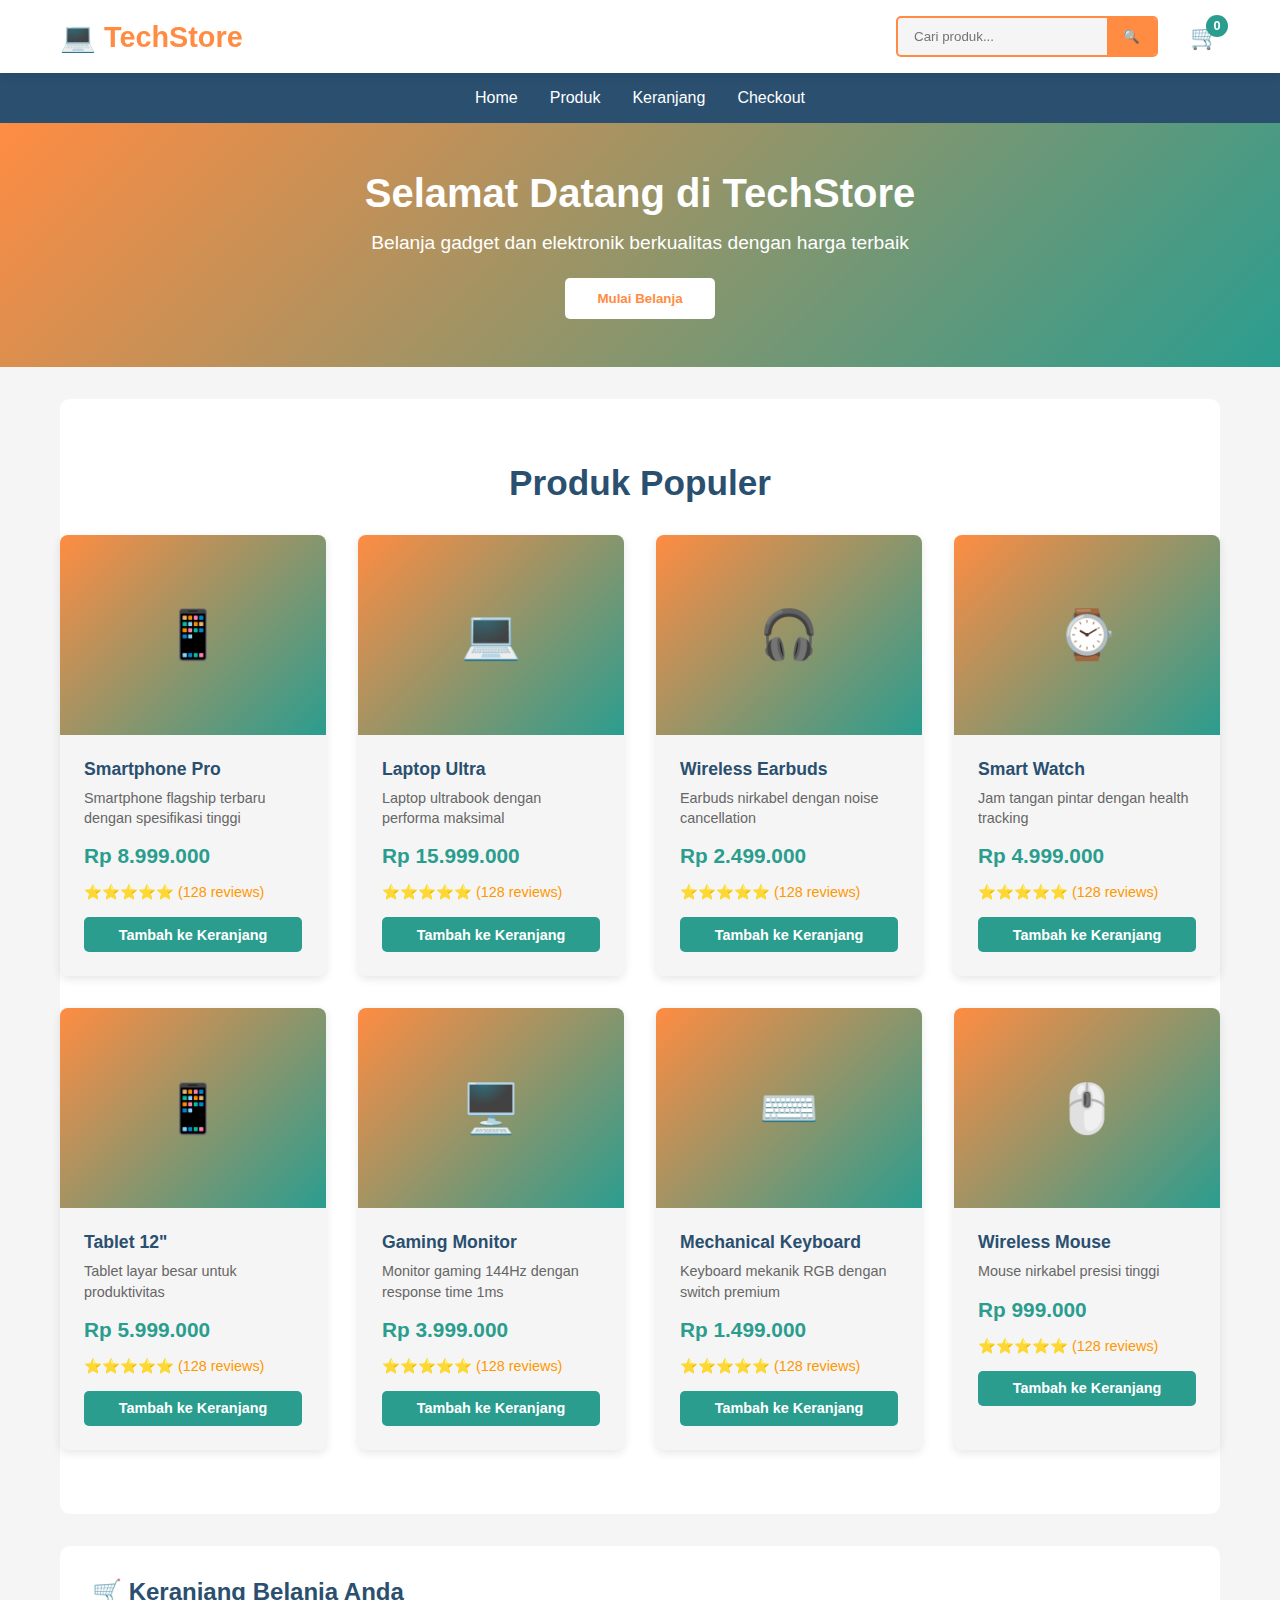
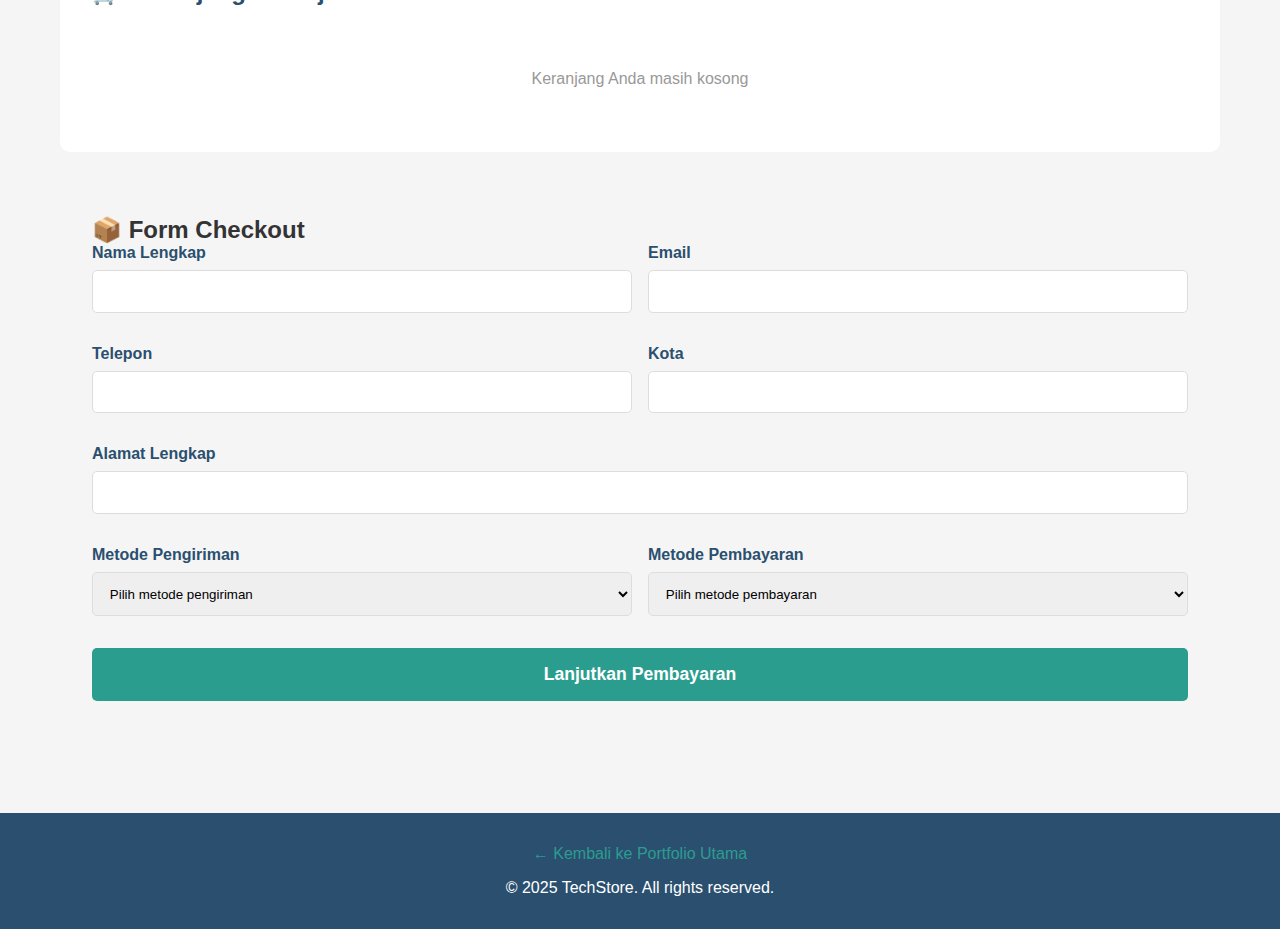
<file: projects/sistem-pos/index.html>
<!DOCTYPE html>
<html lang="id">
<head>
    <meta charset="UTF-8">
    <meta name="viewport" content="width=device-width, initial-scale=1.0">
    <meta name="description" content="TechStore - E-Commerce Platform untuk Elektronik">
    <title>TechStore - Online Shopping</title>
    <style>
        * {
            margin: 0;
            padding: 0;
            box-sizing: border-box;
        }

        :root {
            --primary: #ff8c42;
            --secondary: #2a4f6f;
            --accent: #2a9d8f;
            --light: #f5f5f5;
            --dark: #1a1a1a;
        }

        body {
            font-family: 'Segoe UI', Tahoma, Geneva, Verdana, sans-serif;
            background: var(--light);
            color: #333;
        }

        .container {
            max-width: 1200px;
            margin: 0 auto;
            padding: 0 20px;
        }

        /* HEADER */
        header {
            background: white;
            padding: 1rem 0;
            box-shadow: 0 2px 10px rgba(0, 0, 0, 0.1);
            position: sticky;
            top: 0;
            z-index: 1000;
        }

        header .container {
            display: flex;
            justify-content: space-between;
            align-items: center;
        }

        .logo {
            font-size: 1.8rem;
            font-weight: 700;
            color: var(--primary);
        }

        .header-right {
            display: flex;
            align-items: center;
            gap: 2rem;
        }

        .search-bar {
            display: flex;
            background: var(--light);
            border: 2px solid var(--primary);
            border-radius: 5px;
            overflow: hidden;
        }

        .search-bar input {
            border: none;
            padding: 0.7rem 1rem;
            background: transparent;
            flex: 1;
        }

        .search-bar button {
            background: var(--primary);
            color: white;
            border: none;
            padding: 0.7rem 1rem;
            cursor: pointer;
        }

        .cart-icon {
            position: relative;
            font-size: 1.5rem;
            cursor: pointer;
        }

        .cart-count {
            position: absolute;
            top: -8px;
            right: -8px;
            background: var(--accent);
            color: white;
            width: 22px;
            height: 22px;
            border-radius: 50%;
            display: flex;
            align-items: center;
            justify-content: center;
            font-size: 0.8rem;
            font-weight: bold;
        }

        /* NAV */
        nav {
            background: var(--secondary);
            padding: 1rem 0;
        }

        nav ul {
            display: flex;
            list-style: none;
            gap: 2rem;
            justify-content: center;
        }

        nav a {
            color: white;
            text-decoration: none;
            font-weight: 500;
            transition: color 0.3s;
        }

        nav a:hover {
            color: var(--primary);
        }

        /* HERO */
        .hero {
            background: linear-gradient(135deg, var(--primary) 0%, var(--accent) 100%);
            color: white;
            padding: 3rem 0;
            text-align: center;
        }

        .hero h1 {
            font-size: 2.5rem;
            margin-bottom: 1rem;
        }

        .hero p {
            font-size: 1.2rem;
            margin-bottom: 1.5rem;
        }

        .btn {
            display: inline-block;
            padding: 0.8rem 2rem;
            background: white;
            color: var(--primary);
            text-decoration: none;
            border-radius: 5px;
            font-weight: 600;
            transition: all 0.3s;
            border: none;
            cursor: pointer;
        }

        .btn:hover {
            transform: translateY(-2px);
            box-shadow: 0 10px 20px rgba(0, 0, 0, 0.2);
        }

        .btn-secondary {
            background: var(--accent);
            color: white;
        }

        .btn-add-cart {
            background: var(--accent);
            color: white;
            padding: 0.6rem 1.2rem;
            font-size: 0.9rem;
        }

        /* PRODUCTS */
        .products-section {
            padding: 4rem 0;
            background: white;
            margin: 2rem 0;
            border-radius: 10px;
        }

        .products-section h2 {
            text-align: center;
            font-size: 2.2rem;
            margin-bottom: 2rem;
            color: var(--secondary);
        }

        .products-grid {
            display: grid;
            grid-template-columns: repeat(auto-fill, minmax(250px, 1fr));
            gap: 2rem;
        }

        .product-card {
            background: var(--light);
            border-radius: 8px;
            overflow: hidden;
            box-shadow: 0 3px 10px rgba(0, 0, 0, 0.1);
            transition: all 0.3s;
        }

        .product-card:hover {
            transform: translateY(-5px);
            box-shadow: 0 8px 20px rgba(0, 0, 0, 0.15);
        }

        .product-image {
            width: 100%;
            height: 200px;
            background: linear-gradient(135deg, var(--primary) 0%, var(--accent) 100%);
            display: flex;
            align-items: center;
            justify-content: center;
            font-size: 3rem;
        }

        .product-info {
            padding: 1.5rem;
        }

        .product-name {
            font-size: 1.1rem;
            font-weight: 600;
            margin-bottom: 0.5rem;
            color: var(--secondary);
        }

        .product-desc {
            font-size: 0.9rem;
            color: #666;
            margin-bottom: 1rem;
            line-height: 1.4;
        }

        .product-price {
            font-size: 1.3rem;
            font-weight: 700;
            color: var(--accent);
            margin-bottom: 1rem;
        }

        .product-rating {
            font-size: 0.9rem;
            color: #ff9800;
            margin-bottom: 1rem;
        }

        .product-actions {
            display: flex;
            gap: 0.5rem;
        }

        .product-actions button {
            flex: 1;
        }

        /* CART SECTION */
        .cart-section {
            background: white;
            padding: 2rem;
            border-radius: 10px;
            margin: 2rem 0;
        }

        .cart-section h2 {
            margin-bottom: 2rem;
            color: var(--secondary);
        }

        .cart-empty {
            text-align: center;
            padding: 2rem;
            color: #999;
        }

        .cart-items {
            margin-bottom: 2rem;
        }

        .cart-item {
            display: flex;
            justify-content: space-between;
            align-items: center;
            padding: 1rem;
            background: var(--light);
            margin-bottom: 1rem;
            border-radius: 5px;
        }

        .cart-item-info {
            flex: 1;
        }

        .cart-item-name {
            font-weight: 600;
            margin-bottom: 0.3rem;
        }

        .cart-item-price {
            color: var(--accent);
            font-weight: 600;
        }

        .cart-item-qty {
            width: 80px;
            text-align: center;
        }

        .cart-item-remove {
            background: #e74c3c;
            color: white;
            border: none;
            padding: 0.5rem 1rem;
            border-radius: 3px;
            cursor: pointer;
            transition: background 0.3s;
        }

        .cart-item-remove:hover {
            background: #c0392b;
        }

        .cart-summary {
            background: var(--light);
            padding: 1.5rem;
            border-radius: 5px;
            margin-bottom: 1.5rem;
        }

        .summary-row {
            display: flex;
            justify-content: space-between;
            margin-bottom: 0.8rem;
            font-size: 1.1rem;
        }

        .summary-row.total {
            border-top: 2px solid #ddd;
            padding-top: 1rem;
            font-weight: 700;
            color: var(--secondary);
            font-size: 1.3rem;
        }

        .checkout-btn {
            width: 100%;
            padding: 1rem;
            font-size: 1.1rem;
        }

        /* CHECKOUT FORM */
        .checkout-form {
            background: var(--light);
            padding: 2rem;
            border-radius: 10px;
            margin: 2rem 0;
        }

        .form-grid {
            display: grid;
            grid-template-columns: 1fr 1fr;
            gap: 1rem;
        }

        .form-group {
            margin-bottom: 1rem;
        }

        .form-group label {
            display: block;
            margin-bottom: 0.5rem;
            font-weight: 600;
            color: var(--secondary);
        }

        .form-group input,
        .form-group select {
            width: 100%;
            padding: 0.8rem;
            border: 1px solid #ddd;
            border-radius: 5px;
            font-family: inherit;
        }

        .form-group.full {
            grid-column: 1 / -1;
        }

        /* FOOTER */
        footer {
            background: var(--secondary);
            color: white;
            padding: 2rem 0;
            text-align: center;
            margin-top: 4rem;
        }

        .back-link {
            display: inline-block;
            margin-bottom: 1rem;
            color: var(--accent);
            text-decoration: none;
        }

        @media (max-width: 768px) {
            .header-right {
                gap: 1rem;
            }

            .search-bar {
                display: none;
            }

            nav ul {
                gap: 1rem;
            }

            .products-grid {
                grid-template-columns: repeat(auto-fill, minmax(150px, 1fr));
                gap: 1rem;
            }

            .form-grid {
                grid-template-columns: 1fr;
            }

            .cart-item {
                flex-direction: column;
                gap: 1rem;
            }

            .cart-item-qty,
            .cart-item-remove {
                width: 100%;
            }
        }
    </style>
</head>
<body>
    <!-- HEADER -->
    <header>
        <div class="container">
            <div class="logo">💻 TechStore</div>
            <div class="header-right">
                <div class="search-bar">
                    <input type="text" placeholder="Cari produk...">
                    <button>🔍</button>
                </div>
                <div class="cart-icon" onclick="alert('Buka keranjang belanja Anda')">
                    🛒
                    <span class="cart-count" id="cartCount">0</span>
                </div>
            </div>
        </div>
    </header>

    <!-- NAVIGATION -->
    <nav>
        <ul class="container">
            <li><a href="#home">Home</a></li>
            <li><a href="#products">Produk</a></li>
            <li><a href="#cart">Keranjang</a></li>
            <li><a href="#checkout">Checkout</a></li>
        </ul>
    </nav>

    <!-- HERO -->
    <section id="home" class="hero">
        <div class="container">
            <h1>Selamat Datang di TechStore</h1>
            <p>Belanja gadget dan elektronik berkualitas dengan harga terbaik</p>
            <button class="btn">Mulai Belanja</button>
        </div>
    </section>

    <!-- PRODUCTS -->
    <section id="products" class="container">
        <div class="products-section">
            <h2>Produk Populer</h2>
            <div class="products-grid" id="productsGrid">
                <!-- Products will be generated by JavaScript -->
            </div>
        </div>
    </section>

    <!-- CART -->
    <section id="cart" class="container">
        <div class="cart-section">
            <h2>🛒 Keranjang Belanja Anda</h2>
            <div id="cartContainer">
                <div class="cart-empty">Keranjang Anda masih kosong</div>
            </div>
        </div>
    </section>

    <!-- CHECKOUT -->
    <section id="checkout" class="container">
        <div class="checkout-form">
            <h2>📦 Form Checkout</h2>
            <form onsubmit="handleCheckout(event)">
                <div class="form-grid">
                    <div class="form-group">
                        <label>Nama Lengkap</label>
                        <input type="text" required>
                    </div>
                    <div class="form-group">
                        <label>Email</label>
                        <input type="email" required>
                    </div>
                    <div class="form-group">
                        <label>Telepon</label>
                        <input type="tel" required>
                    </div>
                    <div class="form-group">
                        <label>Kota</label>
                        <input type="text" required>
                    </div>
                    <div class="form-group full">
                        <label>Alamat Lengkap</label>
                        <input type="text" required>
                    </div>
                    <div class="form-group">
                        <label>Metode Pengiriman</label>
                        <select required>
                            <option>Pilih metode pengiriman</option>
                            <option>Standar (5-7 hari) - Gratis</option>
                            <option>Express (2-3 hari) - Rp 50.000</option>
                            <option>Same Day - Rp 100.000</option>
                        </select>
                    </div>
                    <div class="form-group">
                        <label>Metode Pembayaran</label>
                        <select required>
                            <option>Pilih metode pembayaran</option>
                            <option>Transfer Bank</option>
                            <option>Kartu Kredit</option>
                            <option>E-Wallet</option>
                            <option>COD (Bayar di Tempat)</option>
                        </select>
                    </div>
                    <div class="form-group full">
                        <button type="submit" class="btn btn-secondary checkout-btn">Lanjutkan Pembayaran</button>
                    </div>
                </div>
            </form>
        </div>
    </section>

    <!-- FOOTER -->
    <footer>
        <div class="container">
            <a href="/" class="back-link">← Kembali ke Portfolio Utama</a>
            <p>&copy; 2025 TechStore. All rights reserved.</p>
        </div>
    </footer>

    <script>
        // Product data
        const products = [
            { id: 1, name: 'Smartphone Pro', price: 8999000, desc: 'Smartphone flagship terbaru dengan spesifikasi tinggi', emoji: '📱' },
            { id: 2, name: 'Laptop Ultra', price: 15999000, desc: 'Laptop ultrabook dengan performa maksimal', emoji: '💻' },
            { id: 3, name: 'Wireless Earbuds', price: 2499000, desc: 'Earbuds nirkabel dengan noise cancellation', emoji: '🎧' },
            { id: 4, name: 'Smart Watch', price: 4999000, desc: 'Jam tangan pintar dengan health tracking', emoji: '⌚' },
            { id: 5, name: 'Tablet 12"', price: 5999000, desc: 'Tablet layar besar untuk produktivitas', emoji: '📱' },
            { id: 6, name: 'Gaming Monitor', price: 3999000, desc: 'Monitor gaming 144Hz dengan response time 1ms', emoji: '🖥️' },
            { id: 7, name: 'Mechanical Keyboard', price: 1499000, desc: 'Keyboard mekanik RGB dengan switch premium', emoji: '⌨️' },
            { id: 8, name: 'Wireless Mouse', price: 999000, desc: 'Mouse nirkabel presisi tinggi', emoji: '🖱️' }
        ];

        let cart = [];

        // Render products
        function renderProducts() {
            const grid = document.getElementById('productsGrid');
            grid.innerHTML = products.map(product => `
                <div class="product-card">
                    <div class="product-image">${product.emoji}</div>
                    <div class="product-info">
                        <div class="product-name">${product.name}</div>
                        <div class="product-desc">${product.desc}</div>
                        <div class="product-price">Rp ${product.price.toLocaleString('id-ID')}</div>
                        <div class="product-rating">⭐⭐⭐⭐⭐ (128 reviews)</div>
                        <div class="product-actions">
                            <button class="btn btn-add-cart" onclick="addToCart(${product.id})">Tambah ke Keranjang</button>
                        </div>
                    </div>
                </div>
            `).join('');
        }

        // Add to cart
        function addToCart(productId) {
            const product = products.find(p => p.id === productId);
            const existingItem = cart.find(item => item.id === productId);

            if (existingItem) {
                existingItem.quantity += 1;
            } else {
                cart.push({ ...product, quantity: 1 });
            }

            updateCart();
            alert(`${product.name} ditambahkan ke keranjang!`);
        }

        // Remove from cart
        function removeFromCart(productId) {
            cart = cart.filter(item => item.id !== productId);
            updateCart();
        }

        // Update cart
        function updateCart() {
            document.getElementById('cartCount').textContent = cart.length;
            const cartContainer = document.getElementById('cartContainer');

            if (cart.length === 0) {
                cartContainer.innerHTML = '<div class="cart-empty">Keranjang Anda masih kosong</div>';
                return;
            }

            const total = cart.reduce((sum, item) => sum + (item.price * item.quantity), 0);
            const cartHTML = `
                <div class="cart-items">
                    ${cart.map(item => `
                        <div class="cart-item">
                            <div class="cart-item-info">
                                <div class="cart-item-name">${item.name}</div>
                                <div class="cart-item-price">Rp ${item.price.toLocaleString('id-ID')}</div>
                            </div>
                            <div class="cart-item-qty">Qty: ${item.quantity}</div>
                            <button class="cart-item-remove" onclick="removeFromCart(${item.id})">Hapus</button>
                        </div>
                    `).join('')}
                </div>
                <div class="cart-summary">
                    <div class="summary-row">
                        <span>Subtotal:</span>
                        <span>Rp ${total.toLocaleString('id-ID')}</span>
                    </div>
                    <div class="summary-row">
                        <span>Pajak (10%):</span>
                        <span>Rp ${Math.round(total * 0.1).toLocaleString('id-ID')}</span>
                    </div>
                    <div class="summary-row total">
                        <span>Total:</span>
                        <span>Rp ${Math.round(total * 1.1).toLocaleString('id-ID')}</span>
                    </div>
                </div>
                <button class="btn btn-secondary checkout-btn" onclick="document.getElementById('checkout').scrollIntoView({behavior: 'smooth'})">Lanjut ke Checkout</button>
            `;
            cartContainer.innerHTML = cartHTML;
        }

        // Handle checkout
        function handleCheckout(e) {
            e.preventDefault();
            if (cart.length === 0) {
                alert('Keranjang Anda masih kosong!');
                return;
            }
            alert('Pesanan Anda telah berhasil diproses! Terima kasih telah berbelanja.');
            cart = [];
            updateCart();
            e.target.reset();
        }

        // Initialize
        renderProducts();
    </script>
</body>
</html>
</file>
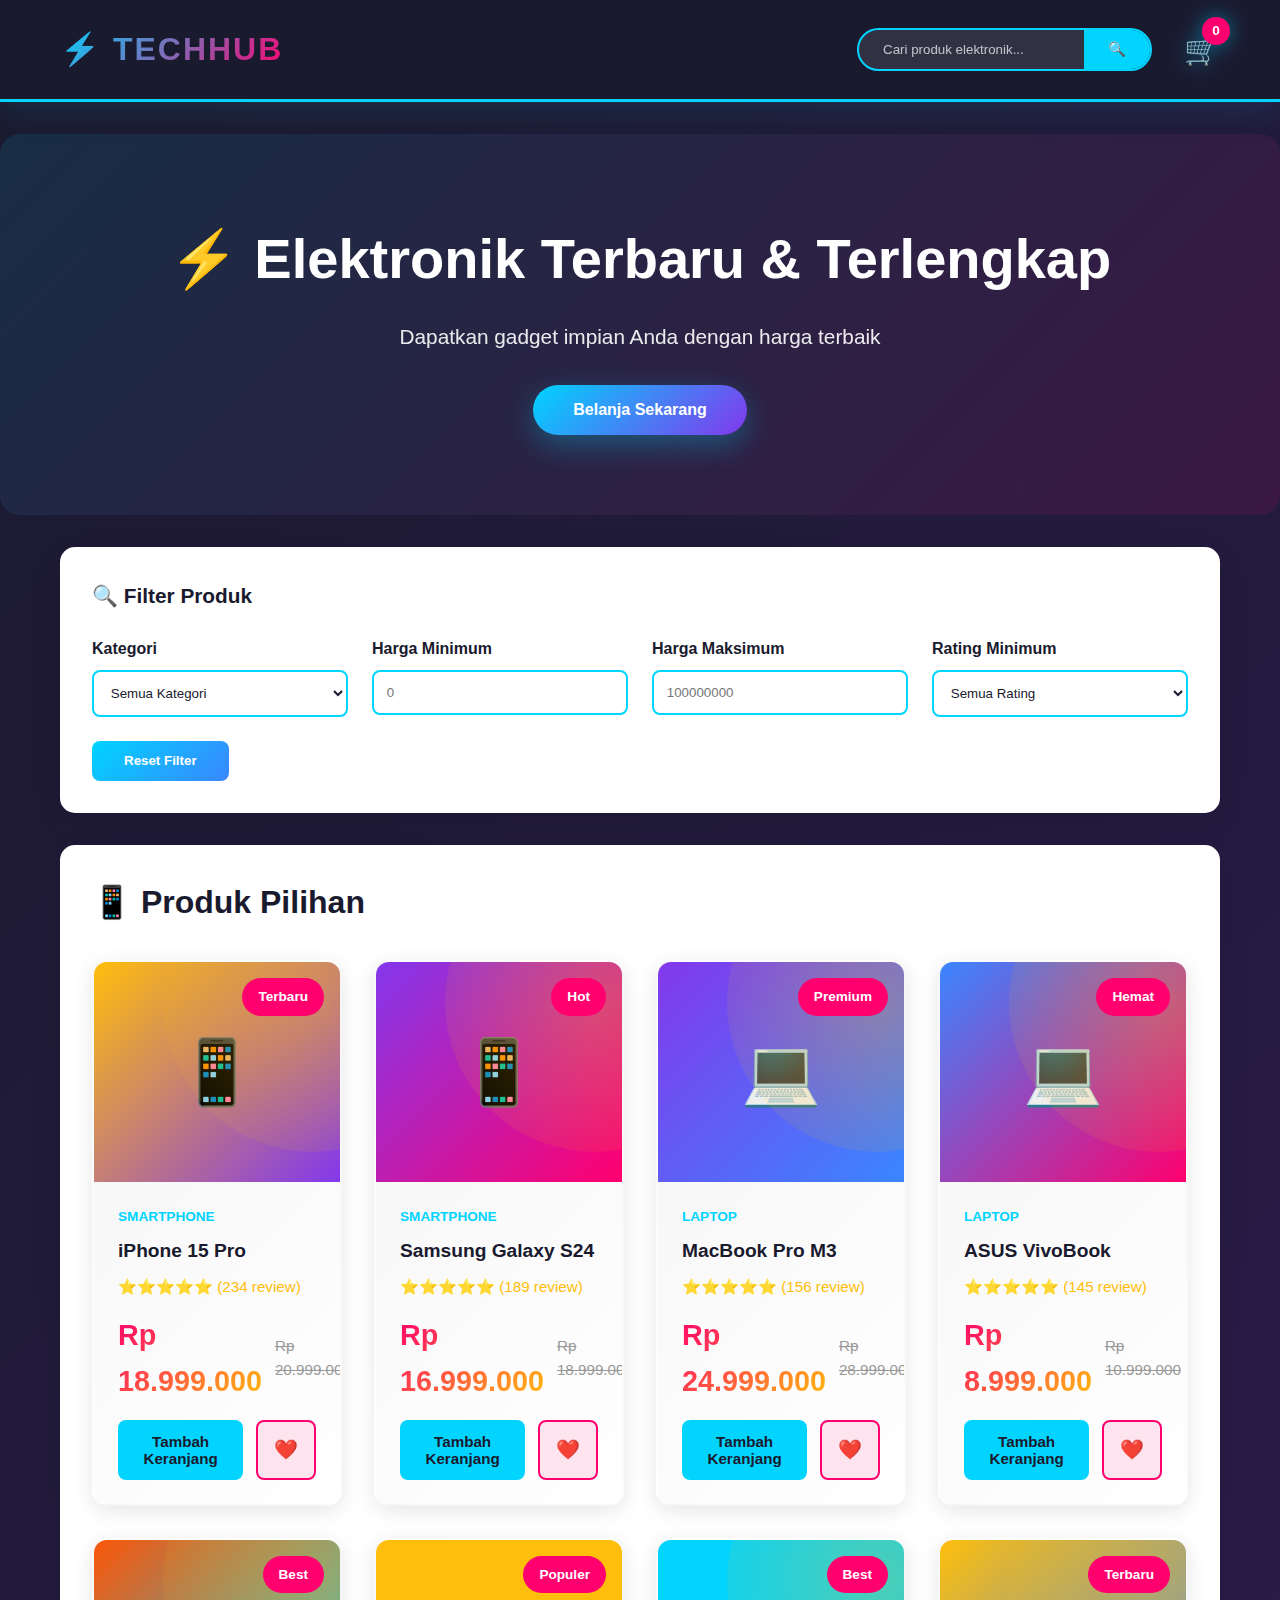
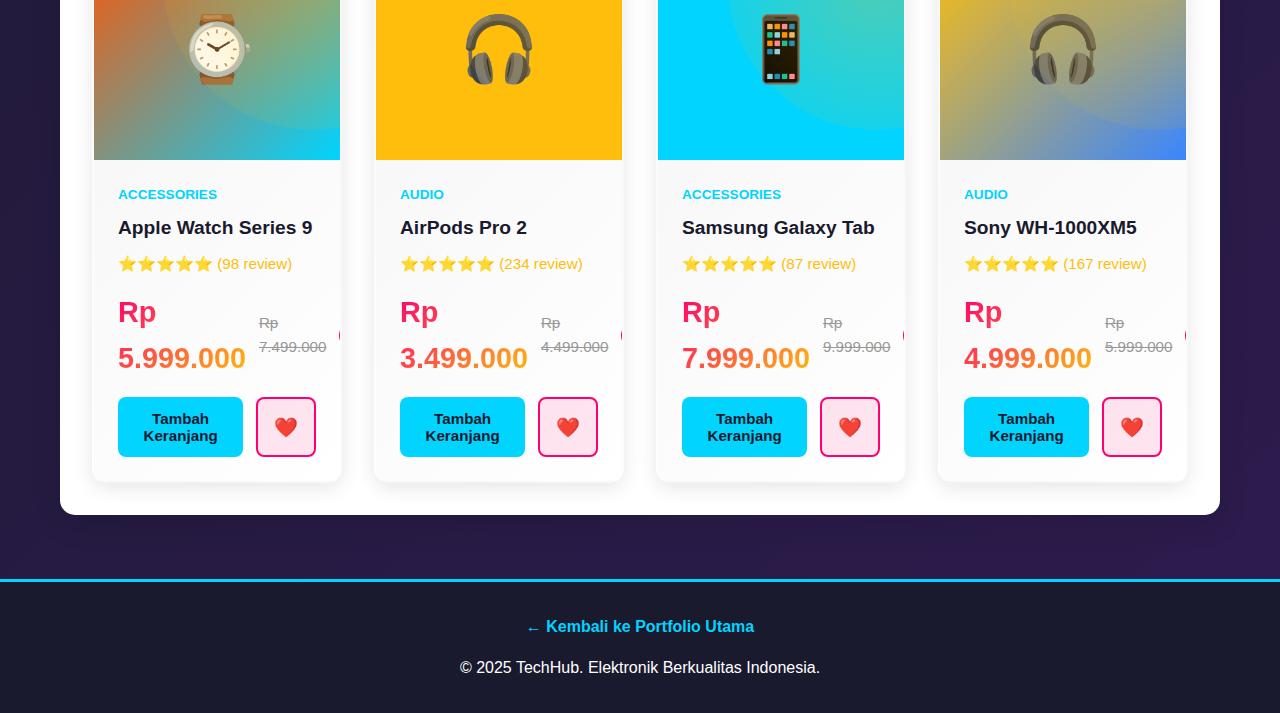
<file: projects/toko-elektronik/index.html>
<!DOCTYPE html>
<html lang="id">
<head>
    <meta charset="UTF-8">
    <meta name="viewport" content="width=device-width, initial-scale=1.0">
    <meta name="description" content="TechHub - Toko Elektronik Online Terlengkap">
    <title>TechHub - Toko Elektronik</title>
    <style>
        * {
            margin: 0;
            padding: 0;
            box-sizing: border-box;
        }

        :root {
            --primary: #00D4FF;
            --secondary: #FF006E;
            --accent: #FFBE0B;
            --dark: #1a1a2e;
            --light: #f5f5f5;
            --purple: #8338EC;
            --green: #3A86FF;
        }

        body {
            font-family: 'Poppins', sans-serif;
            background: linear-gradient(135deg, var(--dark) 0%, #2d1b4e 100%);
            color: #333;
            line-height: 1.6;
        }

        .container {
            max-width: 1200px;
            margin: 0 auto;
            padding: 0 20px;
        }

        /* HEADER */
        header {
            background: rgba(26, 26, 46, 0.95);
            padding: 1.5rem 0;
            position: sticky;
            top: 0;
            z-index: 1000;
            box-shadow: 0 10px 30px rgba(0, 212, 255, 0.1);
            border-bottom: 3px solid var(--primary);
        }

        header .container {
            display: flex;
            justify-content: space-between;
            align-items: center;
        }

        .logo {
            font-size: 2rem;
            font-weight: 800;
            background: linear-gradient(135deg, var(--primary), var(--secondary));
            -webkit-background-clip: text;
            -webkit-text-fill-color: transparent;
            background-clip: text;
            text-transform: uppercase;
            letter-spacing: 2px;
        }

        .header-right {
            display: flex;
            align-items: center;
            gap: 2rem;
        }

        .search-bar {
            display: flex;
            background: rgba(255, 255, 255, 0.1);
            border: 2px solid var(--primary);
            border-radius: 50px;
            overflow: hidden;
            backdrop-filter: blur(10px);
        }

        .search-bar input {
            border: none;
            padding: 0.7rem 1.5rem;
            background: transparent;
            flex: 1;
            color: white;
            font-weight: 500;
        }

        .search-bar input::placeholder {
            color: rgba(255, 255, 255, 0.7);
        }

        .search-bar button {
            background: var(--primary);
            color: var(--dark);
            border: none;
            padding: 0.7rem 1.5rem;
            cursor: pointer;
            font-weight: 700;
            font-size: 0.9rem;
        }

        .cart-icon {
            position: relative;
            font-size: 1.8rem;
            cursor: pointer;
            filter: drop-shadow(0 0 10px rgba(0, 212, 255, 0.5));
        }

        .cart-count {
            position: absolute;
            top: -10px;
            right: -10px;
            background: var(--secondary);
            color: white;
            width: 28px;
            height: 28px;
            border-radius: 50%;
            display: flex;
            align-items: center;
            justify-content: center;
            font-size: 0.85rem;
            font-weight: 700;
        }

        /* HERO */
        .hero {
            background: linear-gradient(135deg, rgba(0, 212, 255, 0.1), rgba(255, 0, 110, 0.1));
            color: white;
            padding: 5rem 0;
            text-align: center;
            border-radius: 20px;
            margin: 2rem 0;
            position: relative;
            overflow: hidden;
        }

        .hero::before {
            content: '';
            position: absolute;
            top: -50%;
            right: -50%;
            width: 500px;
            height: 500px;
            background: radial-gradient(circle, rgba(255, 190, 11, 0.2), transparent);
            border-radius: 50%;
        }

        .hero h1 {
            font-size: 3.5rem;
            margin-bottom: 1rem;
            font-weight: 800;
            position: relative;
            z-index: 1;
        }

        .hero p {
            font-size: 1.3rem;
            margin-bottom: 2rem;
            opacity: 0.9;
            position: relative;
            z-index: 1;
        }

        .btn {
            display: inline-block;
            padding: 1rem 2.5rem;
            background: linear-gradient(135deg, var(--primary), var(--purple));
            color: white;
            text-decoration: none;
            border-radius: 50px;
            font-weight: 700;
            transition: all 0.3s;
            border: none;
            cursor: pointer;
            font-size: 1rem;
            box-shadow: 0 10px 30px rgba(0, 212, 255, 0.3);
        }

        .btn:hover {
            transform: translateY(-3px);
            box-shadow: 0 15px 40px rgba(0, 212, 255, 0.5);
        }

        /* FILTER */
        .filter-section {
            background: white;
            padding: 2rem;
            border-radius: 15px;
            margin: 2rem 0;
            box-shadow: 0 10px 30px rgba(0, 0, 0, 0.1);
        }

        .filter-section h3 {
            color: var(--dark);
            margin-bottom: 1.5rem;
            font-size: 1.3rem;
        }

        .filter-group {
            display: grid;
            grid-template-columns: repeat(auto-fit, minmax(200px, 1fr));
            gap: 1.5rem;
        }

        .filter-item {
            display: flex;
            flex-direction: column;
        }

        .filter-item label {
            font-weight: 600;
            color: var(--dark);
            margin-bottom: 0.5rem;
            display: block;
        }

        .filter-item select,
        .filter-item input {
            padding: 0.8rem;
            border: 2px solid var(--primary);
            border-radius: 8px;
            font-family: inherit;
            background: white;
            color: var(--dark);
            font-weight: 500;
        }

        .filter-item select:focus,
        .filter-item input:focus {
            outline: none;
            border-color: var(--secondary);
            box-shadow: 0 0 10px rgba(0, 212, 255, 0.2);
        }

        .filter-btn {
            padding: 0.8rem 2rem;
            background: linear-gradient(135deg, var(--primary), var(--green));
            color: white;
            border: none;
            border-radius: 8px;
            font-weight: 600;
            cursor: pointer;
            transition: all 0.3s;
            align-self: flex-end;
            margin-top: 1.5rem;
        }

        .filter-btn:hover {
            transform: translateY(-2px);
        }

        /* PRODUCTS */
        .products-section {
            background: white;
            padding: 2rem;
            border-radius: 15px;
            margin: 2rem 0;
            box-shadow: 0 10px 30px rgba(0, 0, 0, 0.1);
        }

        .products-section h2 {
            color: var(--dark);
            margin-bottom: 2rem;
            font-size: 2rem;
        }

        .products-grid {
            display: grid;
            grid-template-columns: repeat(auto-fill, minmax(250px, 1fr));
            gap: 2rem;
        }

        .product-card {
            background: linear-gradient(135deg, #f5f5f5 0%, #ffffff 100%);
            border-radius: 15px;
            overflow: hidden;
            box-shadow: 0 5px 20px rgba(0, 0, 0, 0.1);
            transition: all 0.3s;
            border: 2px solid transparent;
            cursor: pointer;
        }

        .product-card:hover {
            transform: translateY(-10px);
            box-shadow: 0 15px 40px rgba(0, 212, 255, 0.3);
            border-color: var(--primary);
        }

        .product-image {
            width: 100%;
            height: 220px;
            background: linear-gradient(135deg, var(--primary), var(--purple));
            display: flex;
            align-items: center;
            justify-content: center;
            font-size: 4rem;
            color: white;
            position: relative;
            overflow: hidden;
        }

        .product-image::after {
            content: '';
            position: absolute;
            top: -50%;
            right: -50%;
            width: 300px;
            height: 300px;
            background: radial-gradient(circle, rgba(255, 190, 11, 0.3), transparent);
            border-radius: 50%;
        }

        .product-badge {
            position: absolute;
            top: 1rem;
            right: 1rem;
            background: var(--secondary);
            color: white;
            padding: 0.5rem 1rem;
            border-radius: 50px;
            font-size: 0.85rem;
            font-weight: 700;
            z-index: 10;
        }

        .product-info {
            padding: 1.5rem;
        }

        .product-category {
            font-size: 0.85rem;
            color: var(--primary);
            font-weight: 700;
            text-transform: uppercase;
            margin-bottom: 0.5rem;
        }

        .product-name {
            font-size: 1.2rem;
            font-weight: 700;
            color: var(--dark);
            margin-bottom: 0.5rem;
        }

        .product-rating {
            color: var(--accent);
            margin-bottom: 0.8rem;
            font-size: 0.95rem;
        }

        .product-price {
            display: flex;
            align-items: center;
            gap: 0.8rem;
            margin-bottom: 1rem;
        }

        .price-current {
            font-size: 1.8rem;
            font-weight: 800;
            background: linear-gradient(135deg, var(--secondary), var(--accent));
            -webkit-background-clip: text;
            -webkit-text-fill-color: transparent;
            background-clip: text;
        }

        .price-old {
            font-size: 0.95rem;
            text-decoration: line-through;
            color: #999;
        }

        .discount-badge {
            background: var(--secondary);
            color: white;
            padding: 0.3rem 0.8rem;
            border-radius: 20px;
            font-size: 0.85rem;
            font-weight: 700;
        }

        .product-actions {
            display: flex;
            gap: 0.8rem;
        }

        .btn-add-cart {
            flex: 1;
            padding: 0.8rem;
            background: var(--primary);
            color: var(--dark);
            border: none;
            border-radius: 8px;
            font-weight: 700;
            cursor: pointer;
            transition: all 0.3s;
            font-size: 0.95rem;
        }

        .btn-add-cart:hover {
            transform: translateY(-2px);
            box-shadow: 0 8px 20px rgba(0, 212, 255, 0.4);
        }

        .btn-wishlist {
            padding: 0.8rem 1rem;
            background: rgba(255, 0, 110, 0.1);
            color: var(--secondary);
            border: 2px solid var(--secondary);
            border-radius: 8px;
            cursor: pointer;
            font-size: 1.2rem;
            transition: all 0.3s;
        }

        .btn-wishlist:hover {
            background: var(--secondary);
            color: white;
        }

        /* FOOTER */
        footer {
            background: var(--dark);
            color: white;
            padding: 2rem 0;
            text-align: center;
            margin-top: 4rem;
            border-top: 3px solid var(--primary);
        }

        .back-link {
            display: inline-block;
            margin-bottom: 1rem;
            color: var(--primary);
            text-decoration: none;
            font-weight: 600;
        }

        .back-link:hover {
            text-decoration: underline;
        }

        @media (max-width: 768px) {
            .search-bar {
                display: none;
            }

            .hero h1 {
                font-size: 2rem;
            }

            .products-grid {
                grid-template-columns: 1fr;
            }

            .filter-group {
                grid-template-columns: 1fr;
            }
        }
    </style>
</head>
<body>
    <!-- HEADER -->
    <header>
        <div class="container">
            <div class="logo">⚡ TechHub</div>
            <div class="header-right">
                <div class="search-bar">
                    <input type="text" placeholder="Cari produk elektronik...">
                    <button>🔍</button>
                </div>
                <div class="cart-icon" onclick="toggleCart()">
                    🛒
                    <span class="cart-count" id="cartCount">0</span>
                </div>
            </div>
        </div>
    </header>

    <!-- HERO -->
    <section class="hero">
        <div class="container">
            <h1>⚡ Elektronik Terbaru & Terlengkap</h1>
            <p>Dapatkan gadget impian Anda dengan harga terbaik</p>
            <button class="btn">Belanja Sekarang</button>
        </div>
    </section>

    <!-- FILTER -->
    <section class="container">
        <div class="filter-section">
            <h3>🔍 Filter Produk</h3>
            <div class="filter-group">
                <div class="filter-item">
                    <label>Kategori</label>
                    <select id="categoryFilter" onchange="applyFilters()">
                        <option value="">Semua Kategori</option>
                        <option value="smartphone">Smartphone</option>
                        <option value="laptop">Laptop</option>
                        <option value="accessories">Accessories</option>
                        <option value="audio">Audio</option>
                    </select>
                </div>
                <div class="filter-item">
                    <label>Harga Minimum</label>
                    <input type="number" id="minPrice" placeholder="0" onchange="applyFilters()">
                </div>
                <div class="filter-item">
                    <label>Harga Maksimum</label>
                    <input type="number" id="maxPrice" placeholder="100000000" onchange="applyFilters()">
                </div>
                <div class="filter-item">
                    <label>Rating Minimum</label>
                    <select id="ratingFilter" onchange="applyFilters()">
                        <option value="">Semua Rating</option>
                        <option value="5">5 Bintang</option>
                        <option value="4">4+ Bintang</option>
                        <option value="3">3+ Bintang</option>
                    </select>
                </div>
            </div>
            <button class="filter-btn" onclick="resetFilters()">Reset Filter</button>
        </div>
    </section>

    <!-- PRODUCTS -->
    <section class="container">
        <div class="products-section">
            <h2>📱 Produk Pilihan</h2>
            <div class="products-grid" id="productsGrid">
                <!-- Products will be generated by JavaScript -->
            </div>
        </div>
    </section>

    <!-- FOOTER -->
    <footer>
        <div class="container">
            <a href="/" class="back-link">← Kembali ke Portfolio Utama</a>
            <p>&copy; 2025 TechHub. Elektronik Berkualitas Indonesia.</p>
        </div>
    </footer>

    <script>
        const products = [
            { id: 1, name: 'iPhone 15 Pro', category: 'smartphone', price: 18999000, oldPrice: 20999000, rating: 5, reviews: 234, emoji: '📱', badge: 'Terbaru' },
            { id: 2, name: 'Samsung Galaxy S24', category: 'smartphone', price: 16999000, oldPrice: 18999000, rating: 5, reviews: 189, emoji: '📱', badge: 'Hot' },
            { id: 3, name: 'MacBook Pro M3', category: 'laptop', price: 24999000, oldPrice: 28999000, rating: 5, reviews: 156, emoji: '💻', badge: 'Premium' },
            { id: 4, name: 'ASUS VivoBook', category: 'laptop', price: 8999000, oldPrice: 10999000, rating: 4, reviews: 145, emoji: '💻', badge: 'Hemat' },
            { id: 5, name: 'Apple Watch Series 9', category: 'accessories', price: 5999000, oldPrice: 7499000, rating: 5, reviews: 98, emoji: '⌚', badge: 'Best' },
            { id: 6, name: 'AirPods Pro 2', category: 'audio', price: 3499000, oldPrice: 4499000, rating: 5, reviews: 234, emoji: '🎧', badge: 'Populer' },
            { id: 7, name: 'Samsung Galaxy Tab', category: 'accessories', price: 7999000, oldPrice: 9999000, rating: 4, reviews: 87, emoji: '📱', badge: 'Best' },
            { id: 8, name: 'Sony WH-1000XM5', category: 'audio', price: 4999000, oldPrice: 5999000, rating: 5, reviews: 167, emoji: '🎧', badge: 'Terbaru' },
        ];

        let cart = [];

        function renderProducts(productsToShow = products) {
            const grid = document.getElementById('productsGrid');
            grid.innerHTML = productsToShow.map(product => `
                <div class="product-card">
                    <div class="product-image" style="background: linear-gradient(135deg, ${getRandomColor()} 0%, ${getRandomColor()} 100%);">
                        ${product.emoji}
                        <span class="product-badge">${product.badge}</span>
                    </div>
                    <div class="product-info">
                        <div class="product-category">${product.category}</div>
                        <div class="product-name">${product.name}</div>
                        <div class="product-rating">⭐⭐⭐⭐⭐ (${product.reviews} review)</div>
                        <div class="product-price">
                            <span class="price-current">Rp ${product.price.toLocaleString('id-ID')}</span>
                            <span class="price-old">Rp ${product.oldPrice.toLocaleString('id-ID')}</span>
                            <span class="discount-badge">-${Math.round((1 - product.price/product.oldPrice) * 100)}%</span>
                        </div>
                        <div class="product-actions">
                            <button class="btn-add-cart" onclick="addToCart(${product.id})">Tambah Keranjang</button>
                            <button class="btn-wishlist" onclick="toggleWishlist()">❤️</button>
                        </div>
                    </div>
                </div>
            `).join('');
        }

        function getRandomColor() {
            const colors = ['#00D4FF', '#FF006E', '#FFBE0B', '#8338EC', '#3A86FF', '#FB5607'];
            return colors[Math.floor(Math.random() * colors.length)];
        }

        function addToCart(productId) {
            const product = products.find(p => p.id === productId);
            cart.push(product);
            updateCartCount();
            alert(`${product.name} ditambahkan ke keranjang!`);
        }

        function toggleCart() {
            if (cart.length === 0) {
                alert('Keranjang Anda kosong');
                return;
            }
            const cartSummary = cart.map(p => p.name).join('\n');
            alert(`Isi keranjang:\n${cartSummary}\n\nTotal: ${cart.length} item`);
        }

        function toggleWishlist() {
            alert('Ditambahkan ke wishlist! ❤️');
        }

        function updateCartCount() {
            document.getElementById('cartCount').textContent = cart.length;
        }

        function applyFilters() {
            const category = document.getElementById('categoryFilter').value;
            const minPrice = parseInt(document.getElementById('minPrice').value) || 0;
            const maxPrice = parseInt(document.getElementById('maxPrice').value) || Infinity;
            const minRating = parseInt(document.getElementById('ratingFilter').value) || 0;

            const filtered = products.filter(p => 
                (category === '' || p.category === category) &&
                p.price >= minPrice &&
                p.price <= maxPrice &&
                (minRating === 0 || p.rating >= minRating)
            );

            renderProducts(filtered.length > 0 ? filtered : []);
            if (filtered.length === 0) {
                document.getElementById('productsGrid').innerHTML = '<p style="grid-column: 1/-1; text-align: center; color: #666; font-size: 1.1rem;">Produk tidak ditemukan</p>';
            }
        }

        function resetFilters() {
            document.getElementById('categoryFilter').value = '';
            document.getElementById('minPrice').value = '';
            document.getElementById('maxPrice').value = '';
            document.getElementById('ratingFilter').value = '';
            renderProducts();
        }

        // Initialize
        renderProducts();
    </script>
</body>
</html>
</file>
